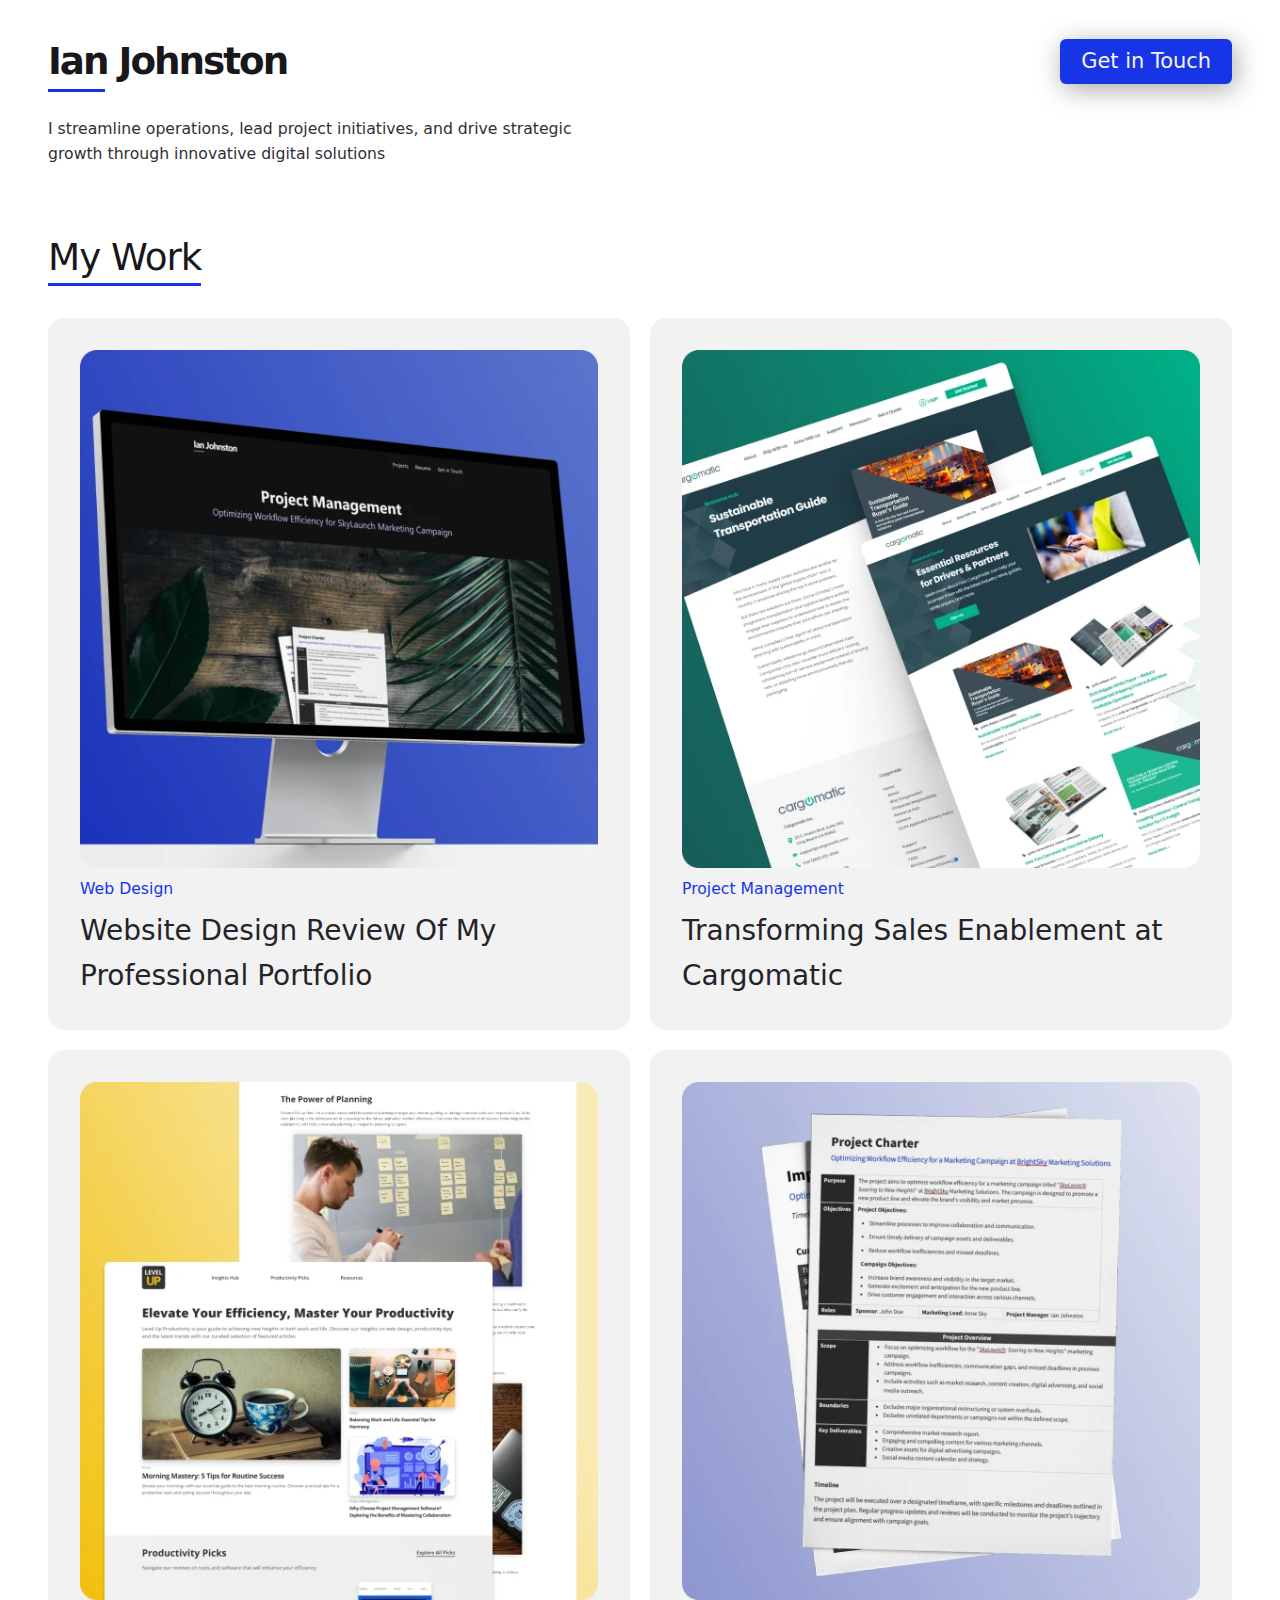
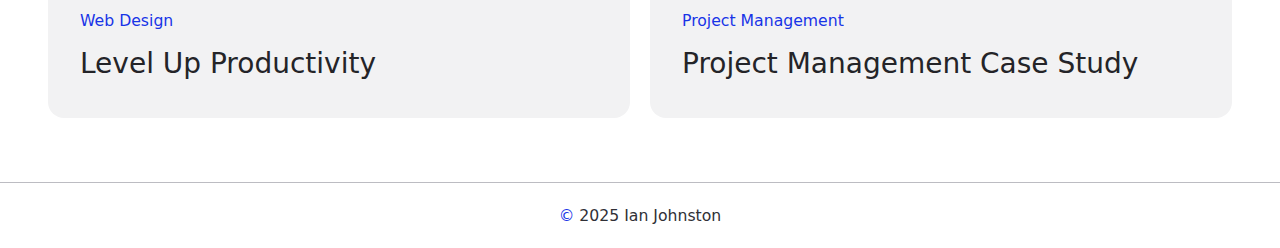
<file: index.html>
<!DOCTYPE html>
<html lang="en">
<head>
    <!-- Google tag (gtag.js) -->
<script async src="https://www.googletagmanager.com/gtag/js?id=G-GWJ7CG53N4"></script>
<script>
  window.dataLayer = window.dataLayer || [];
  function gtag(){dataLayer.push(arguments);}
  gtag('js', new Date());

  gtag('config', 'G-GWJ7CG53N4');
</script>
    <meta charset="UTF-8">
    <meta name="viewport" content="width=device-width, initial-scale=1.0">
    <title>Ian Johnston | Project Manager, Product Owner, Content Manager</title>
    <meta name="description" content="Ian Johnston - Skilled in project management, web design, and process management. Explore my portfolio and connect with me for professional opportunities.">
    <meta name="keywords" content="Project Manager, Product Owner, Content Manager, Ian Johnston, Portfolio">
    <meta name="author" content="Ian Johnston">
    
    <meta property="og:title" content="Ian Johnston | Project Manager, Product Owner, Content Manager">
    <meta property="og:description" content="Explore Ian Johnston's portfolio showcasing expertise in project management, web design, and process management. Connect for professional opportunities.">
    <meta property="og:image" content="https://ijohnst.github.io/portfolio/assets/og-image.jpg">
    <meta property="og:url" content="https://ijohnst.github.io/portfolio">
    <meta property="og:type" content="website">

    <meta name="twitter:card" content="summary_large_image">
    <meta name="twitter:title" content="Ian Johnston | Project Manager, Product Owner, Content Manager">
    <meta name="twitter:description" content="Explore Ian Johnston's portfolio showcasing expertise in project management, web design, and process management. Connect for professional opportunities.">
    <meta name="twitter:image" content="https://ijohnst.github.io/portfolio/assets/og-image.jpg">


    <meta name="robots" content="index, follow">

    <link rel="canonical" href="https://ijohnst.github.io/portfolio">

    <link rel="icon" href="favicon.ico" sizes="32x32">
    <link rel="icon" href="icon.svg" type="image/svg+xml">
    <link rel="apple-touch-icon" href="apple-touch-icon.png">
    <link rel="manifest" href="manifest.webmanifest">

    <link rel="stylesheet" href="./assets/style.css">

    <!-- Structured Data Markup (Schema.org JSON-LD) -->
    <script type="application/ld+json">
        {
          "@context": "https://schema.org",
          "@type": "Person",
          "name": "Ian Johnston",
          "jobTitle": ["Project Manager", "Product Owner", "Content Manager"],
          "url": "https://ijohnst.github.io/portfolio",
          "sameAs": [
            "https://www.linkedin.com/in/ian-h-johnston/"
          ],
          "description": "Ian Johnston showcases expertise in project management, web design, and process management."
        }
        </script>
</head>
<body>
    <header class="wrapper pt-600">
        <div class="flex navbar">
            <div class="logo h1"><a href="/">Ian Johnston</a></div>
            <div><a href="https://www.linkedin.com/in/ian-h-johnston/" class="btn" target="_blank" rel="noopener">Get in Touch</a></div>
        </div>
        <p class="subhead pt-500">I streamline operations, lead project initiatives, and drive strategic growth through innovative digital solutions</p>
    </header>
    <main>
        
        <section id="projects" class="wrapper pblock-800">
            <h2 class="h2 mb-600">My Work</h2>
            <div class="card--container">
                <div class="card">
                    <a href="https://ijohnst.github.io/portfolio/mywork/case-study-website-design.html"><img src="./assets/portfolio_website_thumb.webp" alt="Website Design: Professional Portfolio"  class="card--img"></a>
                    <p class="eyebrow pblock-200">Web Design</p>
                    <a href="https://ijohnst.github.io/portfolio/mywork/case-study-website-design.html" class="h3 semibold">Website Design Review Of My Professional Portfolio</a>
                </div>
                <div class="card">
                    <a href="https://ijohnst.github.io/portfolio/mywork/case-study-sales-enablement-cargomatic.html"><img src="./assets/cargomatic_case_thumb.webp" alt="Transforming Sales Enablement at Cargomatic"  class="card--img"></a>
                    <p class="eyebrow pblock-200">Project Management</p>
                    <a href="https://ijohnst.github.io/portfolio/mywork/case-study-sales-enablement-cargomatic.html" class="h3 semibold">Transforming Sales Enablement at Cargomatic</a>
                </div>
                <div class="card">
                    <a href="https://levelupproductivity.com" target="_blank"><img src="./assets/lup-thumbnail.webp" alt="Level Up Productivity Blog"  class="card--img"></a>
                    <p class="eyebrow pblock-200">Web Design</p>
                    <a href="https://levelupproductivity.com" target="_blank"" rel="noopener" class="h3 semibold">Level Up Productivity</a>
                </div>
                <div class="card">
                    <a href="https://ijohnst.github.io/portfolio/mywork/case-study-marketing-campaign-workflow-optimization.html"><img src="./assets/project_management_case_thumb.webp" alt="Optimizing Workflow Efficiency for SkyLaunch Marketing Campaign"  class="card--img"></a>
                    <p class="eyebrow pblock-200">Project Management</p>
                    <a href="https://ijohnst.github.io/portfolio/mywork/case-study-marketing-campaign-workflow-optimization.html" class="h3 semibold">Project Management Case Study</a>
                </div>
            </div>
        </section>
    </main>
    <footer>
        <div class="text-center">
            <span class="copyright">&copy; </span>2025 Ian Johnston
        </div>
    </footer>
</body>
</html>
</file>
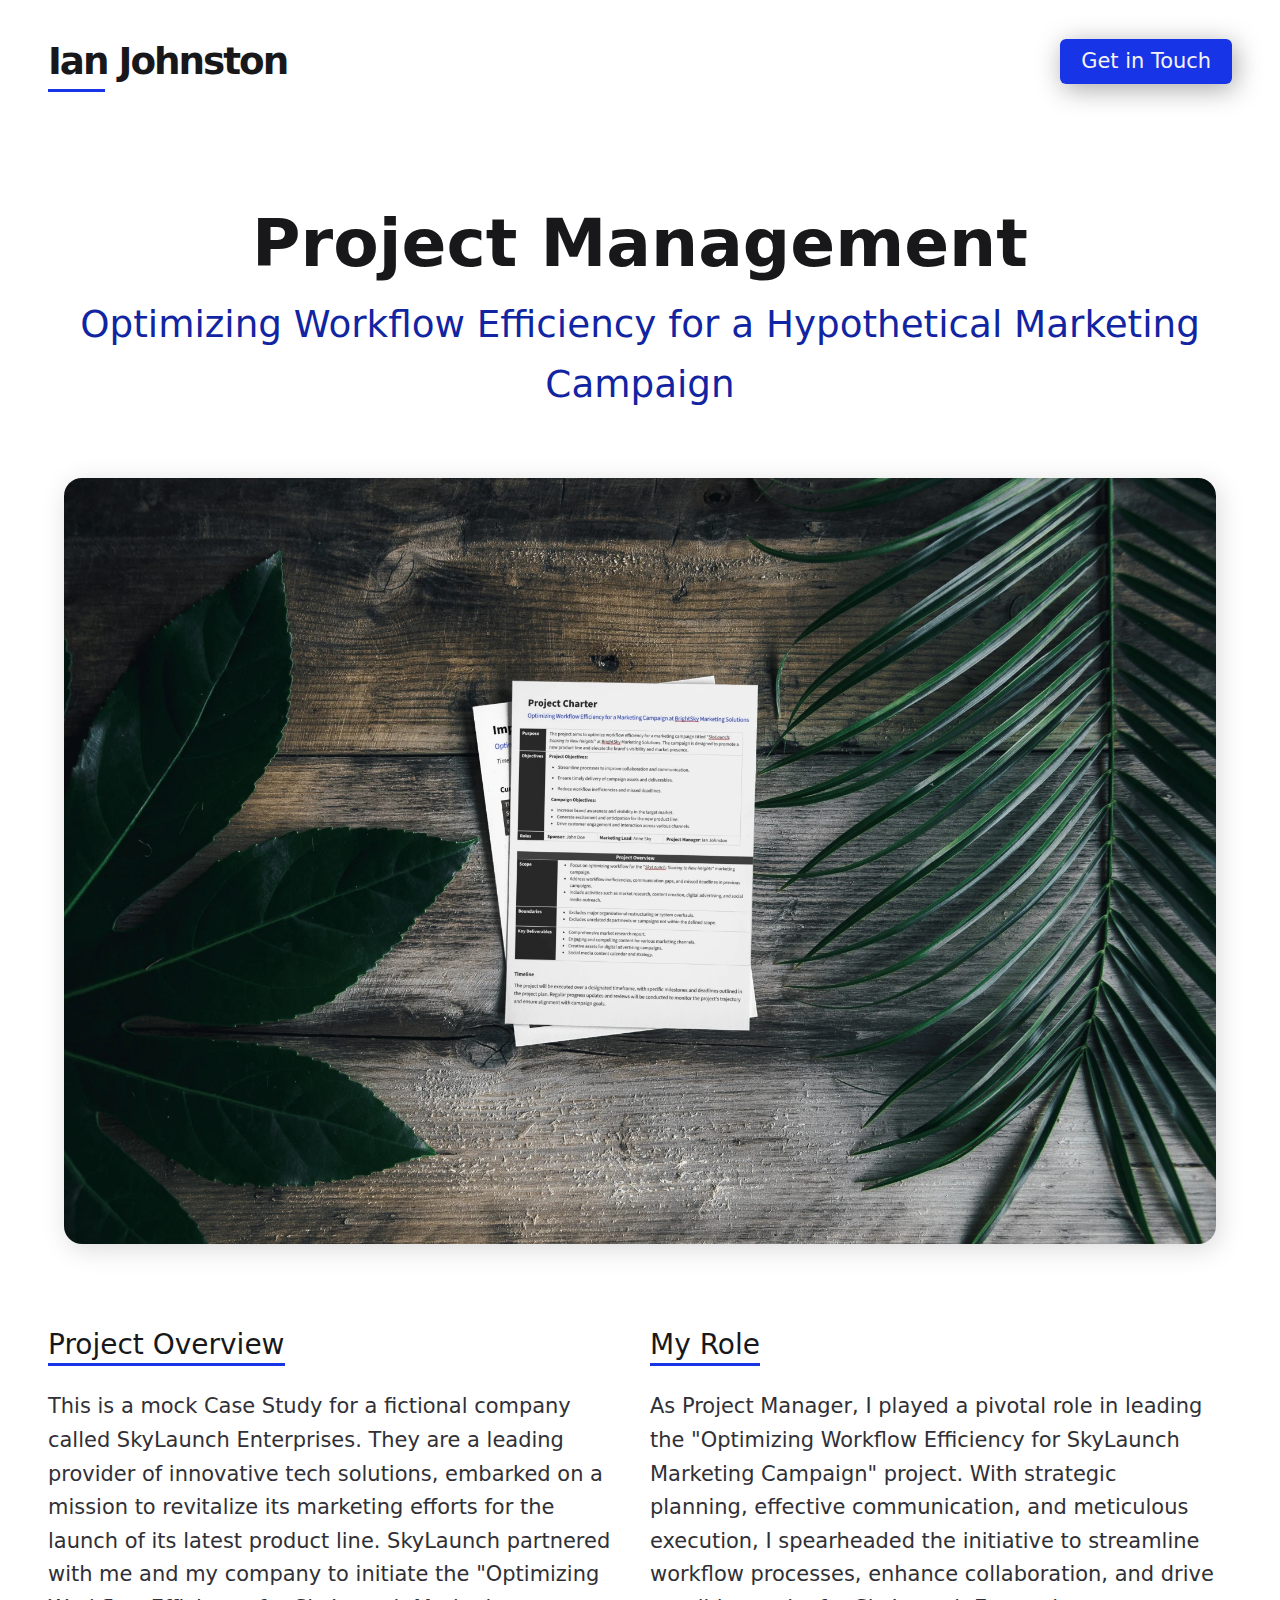
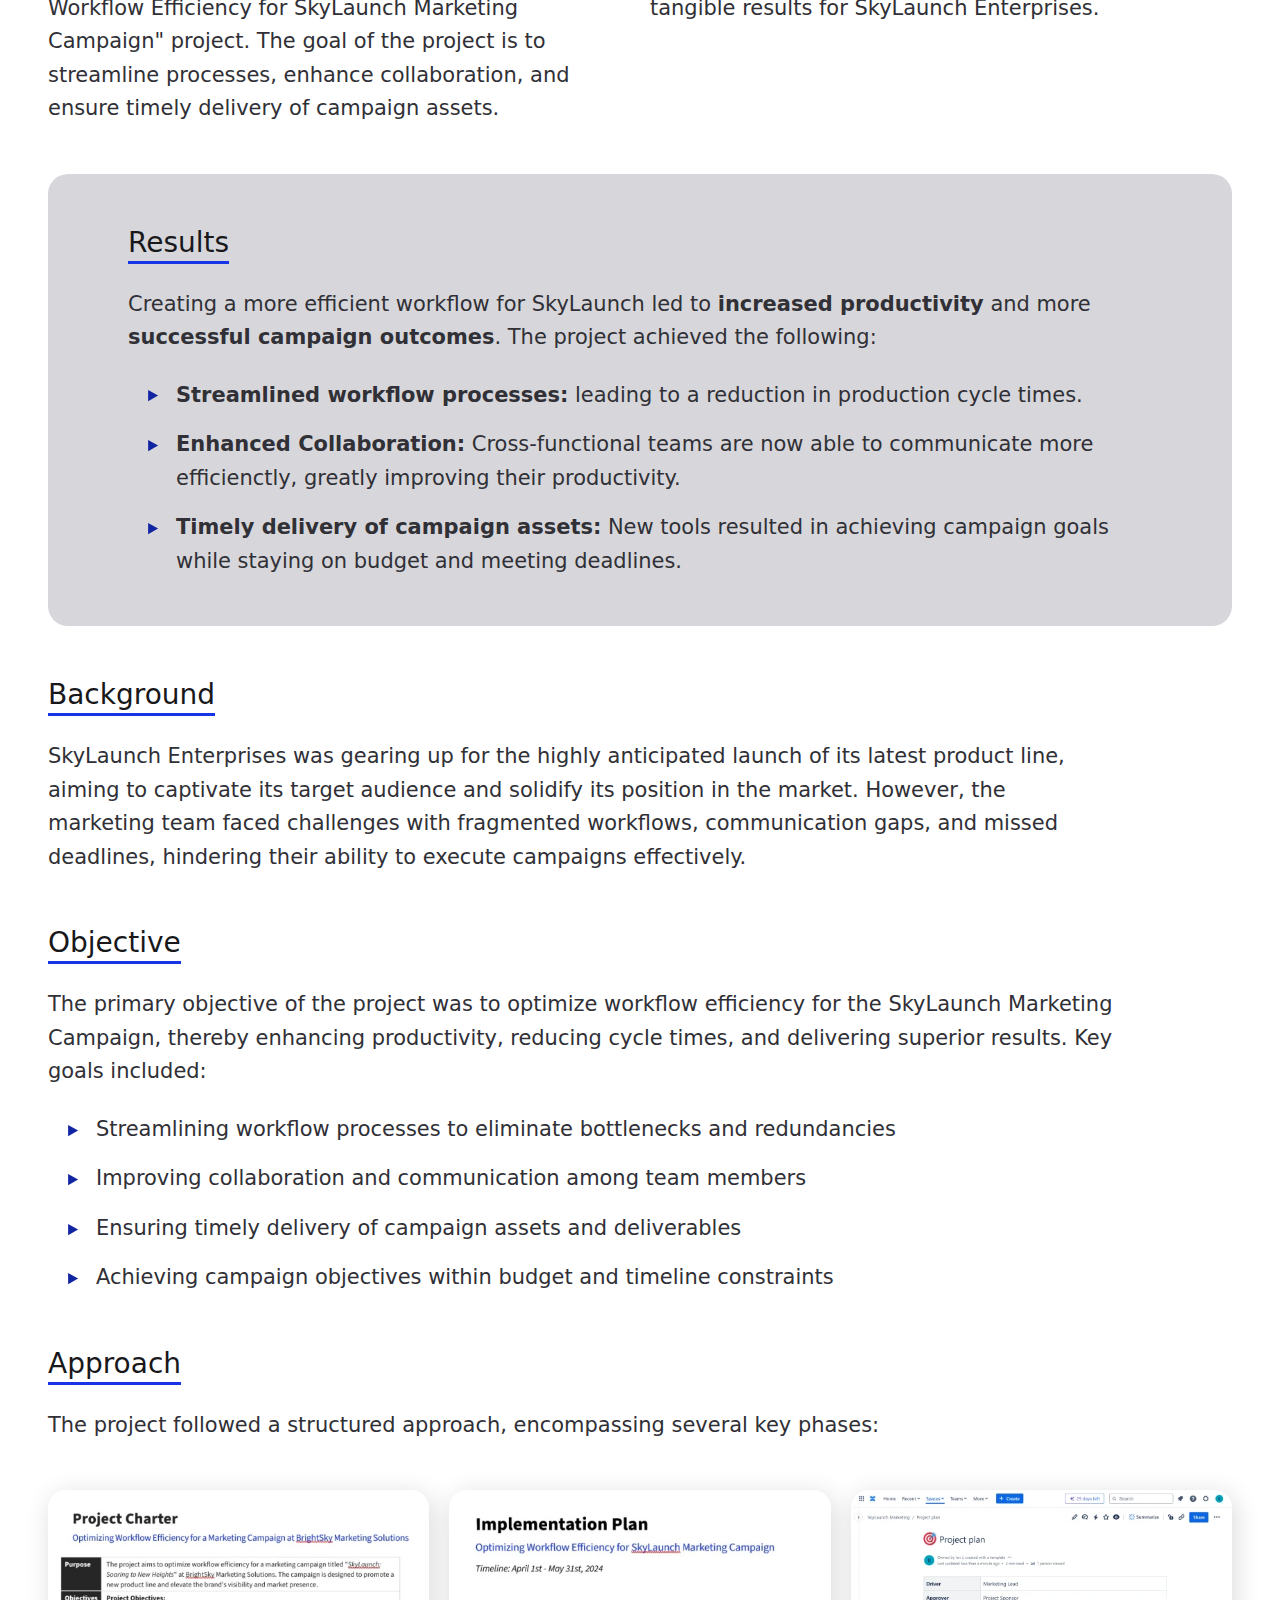
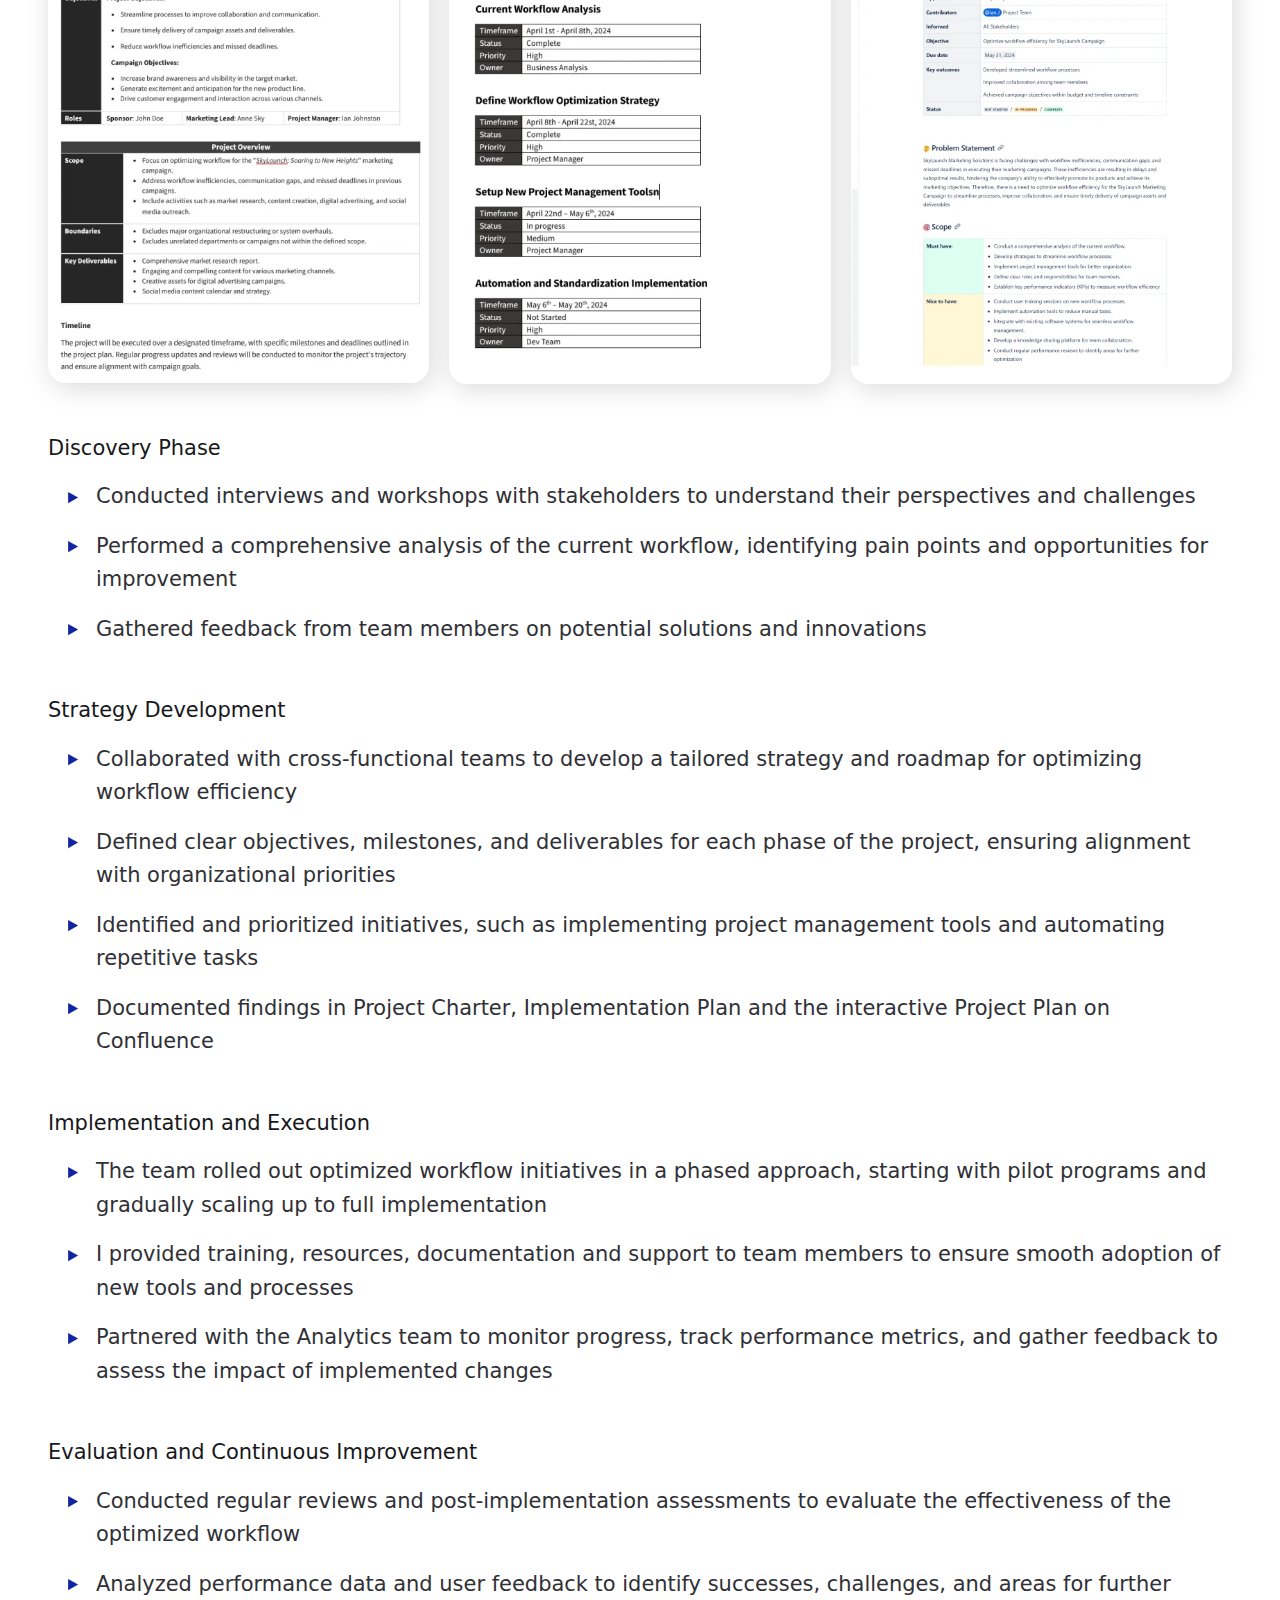
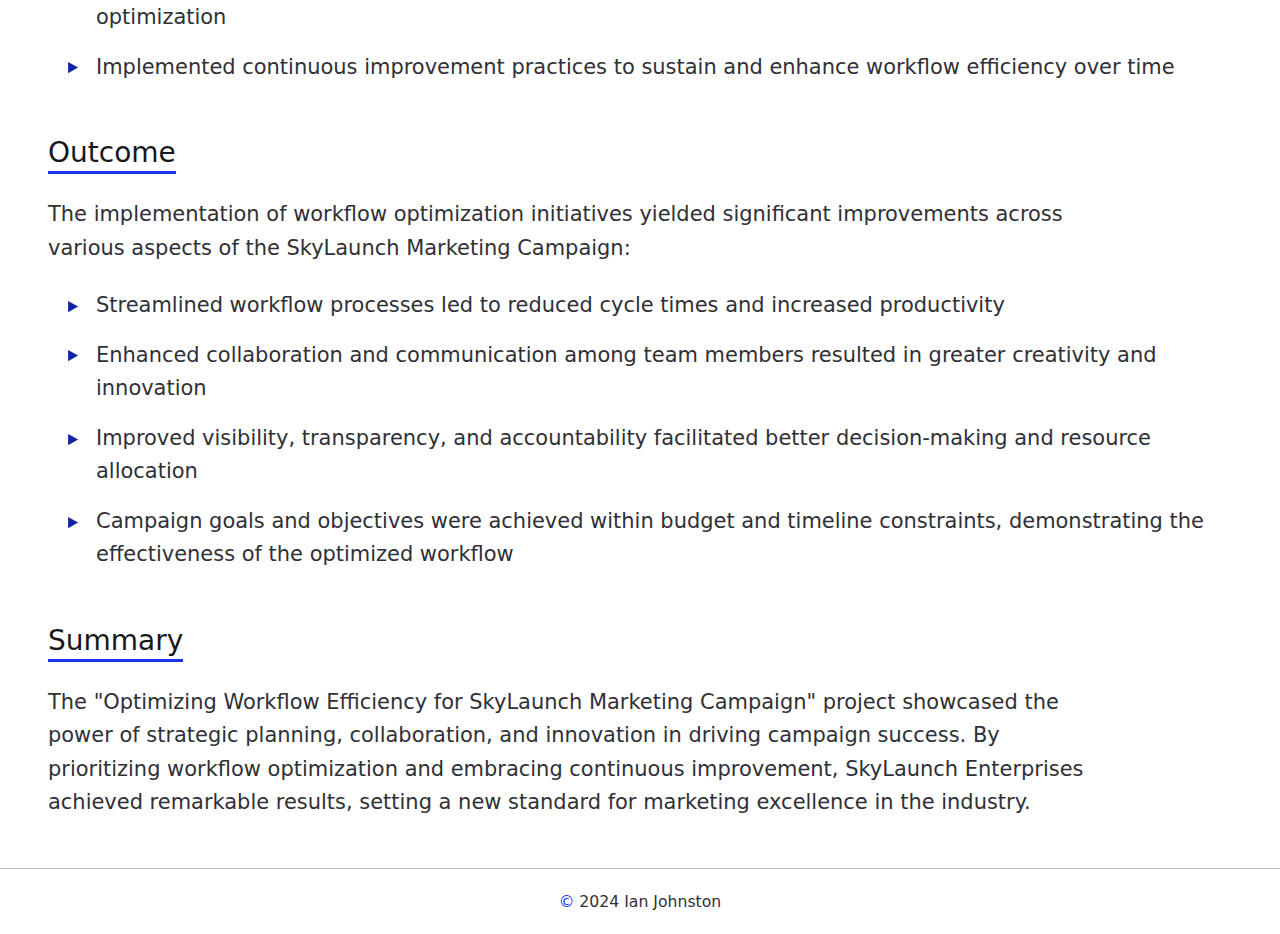
<file: mywork/case-study-marketing-campaign-workflow-optimization.html>
<!DOCTYPE html>
<html lang="en">
  <head>
    <!-- Google tag (gtag.js) -->
    <script
      async
      src="https://www.googletagmanager.com/gtag/js?id=G-GWJ7CG53N4"
    ></script>
    <script>
      window.dataLayer = window.dataLayer || [];
      function gtag() {
        dataLayer.push(arguments);
      }
      gtag("js", new Date());

      gtag("config", "G-GWJ7CG53N4");
    </script>
    <meta charset="UTF-8" />
    <meta name="viewport" content="width=device-width, initial-scale=1.0" />
    <title>
      Optimizing Workflow Efficiency for Marketing Campaign | Project Management
      Case Study | Ian Johnston Portfolio
    </title>
    <meta
      name="description"
      content="Discover how Ian Johnston demonstrates expertise in strategic project management by outlining a hypothetical scenario for optimizing workflow efficiency in a marketing campaign. Explore the challenges, solutions, and results envisioned in this detailed case study."
    />
    <meta
      name="keywords"
      content="workflow optimization, marketing campaign, case study, project management, strategic planning, collaboration, innovation, efficiency"
    />

    <link
      rel="icon"
      href="https://ijohnst.github.io/portfolio/favicon.ico"
      sizes="32x32"
    />
    <link
      rel="icon"
      href="https://ijohnst.github.io/portfolio/icon.svg"
      type="image/svg+xml"
    />
    <link
      rel="apple-touch-icon"
      href="https://ijohnst.github.io/portfolio/apple-touch-icon.png"
    />
    <!-- 180×180 -->
    <link
      rel="manifest"
      href="https://ijohnst.github.io/portfolio/manifest.webmanifest"
    />

    <link
      rel="stylesheet"
      href="https://ijohnst.github.io/portfolio/assets/style.css"
    />
  </head>
  <body>
    <header class="wrapper pt-600">
      <div class="flex navbar">
        <div class="logo h1"><a href="/">Ian Johnston</a></div>
        <div>
          <a
            href="https://www.linkedin.com/in/ian-h-johnston/"
            class="btn"
            target="_blank"
            rel="noopener"
            >Get in Touch</a
          >
        </div>
      </div>
    </header>
    <main>
      <article>
        <header class="text-center pblock-900 pin-400 mt-600">
          <h2 class="portfolio-headline">Project Management</h2>
          <p class="portfolio-subhead pt-300">
            Optimizing Workflow Efficiency for a Hypothetical Marketing Campaign
          </p>
          <div class="wrapper-lg pt-800">
            <img
              class="featured-img rounded shadow"
              src="../assets/case-study-workflow-featured.webp"
              alt="Case Study in Optimizing Workflow Efficiency"
            />
          </div>
        </header>
        <section class="wrapper pb-700">
          <div class="portfolio-intro even-columns mb-700">
            <div class="overview">
              <h3 class="mb-500 h3">Project Overview</h3>
              <p>
                This is a mock Case Study for a fictional company called
                SkyLaunch Enterprises. They are a leading provider of innovative
                tech solutions, embarked on a mission to revitalize its
                marketing efforts for the launch of its latest product line.
                SkyLaunch partnered with me and my company to initiate the
                "Optimizing Workflow Efficiency for SkyLaunch Marketing
                Campaign" project. The goal of the project is to streamline
                processes, enhance collaboration, and ensure timely delivery of
                campaign assets.
              </p>
            </div>
            <div class="my-role">
              <h3 class="mb-500 h3">My Role</h3>
              <p>
                As Project Manager, I played a pivotal role in leading the
                "Optimizing Workflow Efficiency for SkyLaunch Marketing
                Campaign" project. With strategic planning, effective
                communication, and meticulous execution, I spearheaded the
                initiative to streamline workflow processes, enhance
                collaboration, and drive tangible results for SkyLaunch
                Enterprises.
              </p>
            </div>
          </div>
          <div class="results pblock-700 pin-900">
            <h3 class="mb-500 h3">Results</h3>
            <p class="pb-500">
              Creating a more efficient workflow for SkyLaunch led to
              <strong>increased productivity</strong> and more
              <strong>successful campaign outcomes</strong>. The project
              achieved the following:
            </p>
            <ul class="arrow-list results-list">
              <li>
                <strong>Streamlined workflow processes:</strong> leading to a
                reduction in production cycle times.
              </li>
              <li>
                <strong>Enhanced Collaboration:</strong> Cross-functional teams
                are now able to communicate more efficienctly, greatly improving
                their productivity.
              </li>
              <li>
                <strong>Timely delivery of campaign assets:</strong> New tools
                resulted in achieving campaign goals while staying on budget and
                meeting deadlines.
              </li>
            </ul>
          </div>
        </section>
        <section class="wrapper pb-700">
          <h3 class="mb-500 h3">Background</h3>
          <p>
            SkyLaunch Enterprises was gearing up for the highly anticipated
            launch of its latest product line, aiming to captivate its target
            audience and solidify its position in the market. However, the
            marketing team faced challenges with fragmented workflows,
            communication gaps, and missed deadlines, hindering their ability to
            execute campaigns effectively.
          </p>
        </section>
        <section class="wrapper pb-700">
          <h3 class="mb-500 h3">Objective</h3>
          <p class="pb-500">
            The primary objective of the project was to optimize workflow
            efficiency for the SkyLaunch Marketing Campaign, thereby enhancing
            productivity, reducing cycle times, and delivering superior results.
            Key goals included:
          </p>

          <ul class="arrow-list">
            <li>
              Streamlining workflow processes to eliminate bottlenecks and
              redundancies
            </li>
            <li>
              Improving collaboration and communication among team members
            </li>
            <li>
              Ensuring timely delivery of campaign assets and deliverables
            </li>
            <li>
              Achieving campaign objectives within budget and timeline
              constraints
            </li>
          </ul>
        </section>

        <section class="pb-700">
          <div class="wrapper">
            <h3 class="mb-500 h3">Approach</h3>
            <p>
              The project followed a structured approach, encompassing several
              key phases:
            </p>
          </div>
          <div class="wrapper-lg even-columns pblock-700">
            <img
              src="../assets/project-charter-screenshot.webp"
              alt="Project Charter Document"
              class="shadow rounded"
            />
            <img
              src="../assets/implementation-plan-screenshot.webp"
              alt="Imlementation Plan Document"
              class="shadow rounded"
            />
            <img
              src="../assets/project-plan.webp"
              alt="Project Plan from Confluence"
              class="shadow rounded"
            />
          </div>
          <div class="wrapper">
            <h4 class="h4 mb-400">Discovery Phase</h4>
            <ul class="arrow-list mb-700">
              <li>
                Conducted interviews and workshops with stakeholders to
                understand their perspectives and challenges
              </li>
              <li>
                Performed a comprehensive analysis of the current workflow,
                identifying pain points and opportunities for improvement
              </li>
              <li>
                Gathered feedback from team members on potential solutions and
                innovations
              </li>
            </ul>
            <h4 class="h4 mb-400">Strategy Development</h4>
            <ul class="arrow-list mb-700">
              <li>
                Collaborated with cross-functional teams to develop a tailored
                strategy and roadmap for optimizing workflow efficiency
              </li>
              <li>
                Defined clear objectives, milestones, and deliverables for each
                phase of the project, ensuring alignment with organizational
                priorities
              </li>
              <li>
                Identified and prioritized initiatives, such as implementing
                project management tools and automating repetitive tasks
              </li>
              <li>
                Documented findings in Project Charter, Implementation Plan and
                the interactive Project Plan on Confluence
              </li>
            </ul>

            <h4 class="h4 mb-400">Implementation and Execution</h4>
            <ul class="arrow-list mb-700">
              <li>
                The team rolled out optimized workflow initiatives in a phased
                approach, starting with pilot programs and gradually scaling up
                to full implementation
              </li>
              <li>
                I provided training, resources, documentation and support to
                team members to ensure smooth adoption of new tools and
                processes
              </li>
              <li>
                Partnered with the Analytics team to monitor progress, track
                performance metrics, and gather feedback to assess the impact of
                implemented changes
              </li>
            </ul>

            <h4 class="h4 mb-400">Evaluation and Continuous Improvement</h4>
            <ul class="arrow-list">
              <li>
                Conducted regular reviews and post-implementation assessments to
                evaluate the effectiveness of the optimized workflow
              </li>
              <li>
                Analyzed performance data and user feedback to identify
                successes, challenges, and areas for further optimization
              </li>
              <li>
                Implemented continuous improvement practices to sustain and
                enhance workflow efficiency over time
              </li>
            </ul>
          </div>
        </section>
        <section class="wrapper pb-700">
          <h3 class="mb-500 h3">Outcome</h3>
          <p class="pb-500">
            The implementation of workflow optimization initiatives yielded
            significant improvements across various aspects of the SkyLaunch
            Marketing Campaign:
          </p>

          <ul class="arrow-list">
            <li>
              Streamlined workflow processes led to reduced cycle times and
              increased productivity
            </li>
            <li>
              Enhanced collaboration and communication among team members
              resulted in greater creativity and innovation
            </li>
            <li>
              Improved visibility, transparency, and accountability facilitated
              better decision-making and resource allocation
            </li>
            <li>
              Campaign goals and objectives were achieved within budget and
              timeline constraints, demonstrating the effectiveness of the
              optimized workflow
            </li>
          </ul>
        </section>

        <section class="wrapper pb-700">
          <h3 class="mb-500 h3">Summary</h3>
          <p>
            The "Optimizing Workflow Efficiency for SkyLaunch Marketing
            Campaign" project showcased the power of strategic planning,
            collaboration, and innovation in driving campaign success. By
            prioritizing workflow optimization and embracing continuous
            improvement, SkyLaunch Enterprises achieved remarkable results,
            setting a new standard for marketing excellence in the industry.
          </p>
        </section>
      </article>
    </main>
    <footer>
      <div class="text-center">
        <span class="copyright">&copy; </span>2024 Ian Johnston
      </div>
    </footer>
  </body>
</html>
</file>
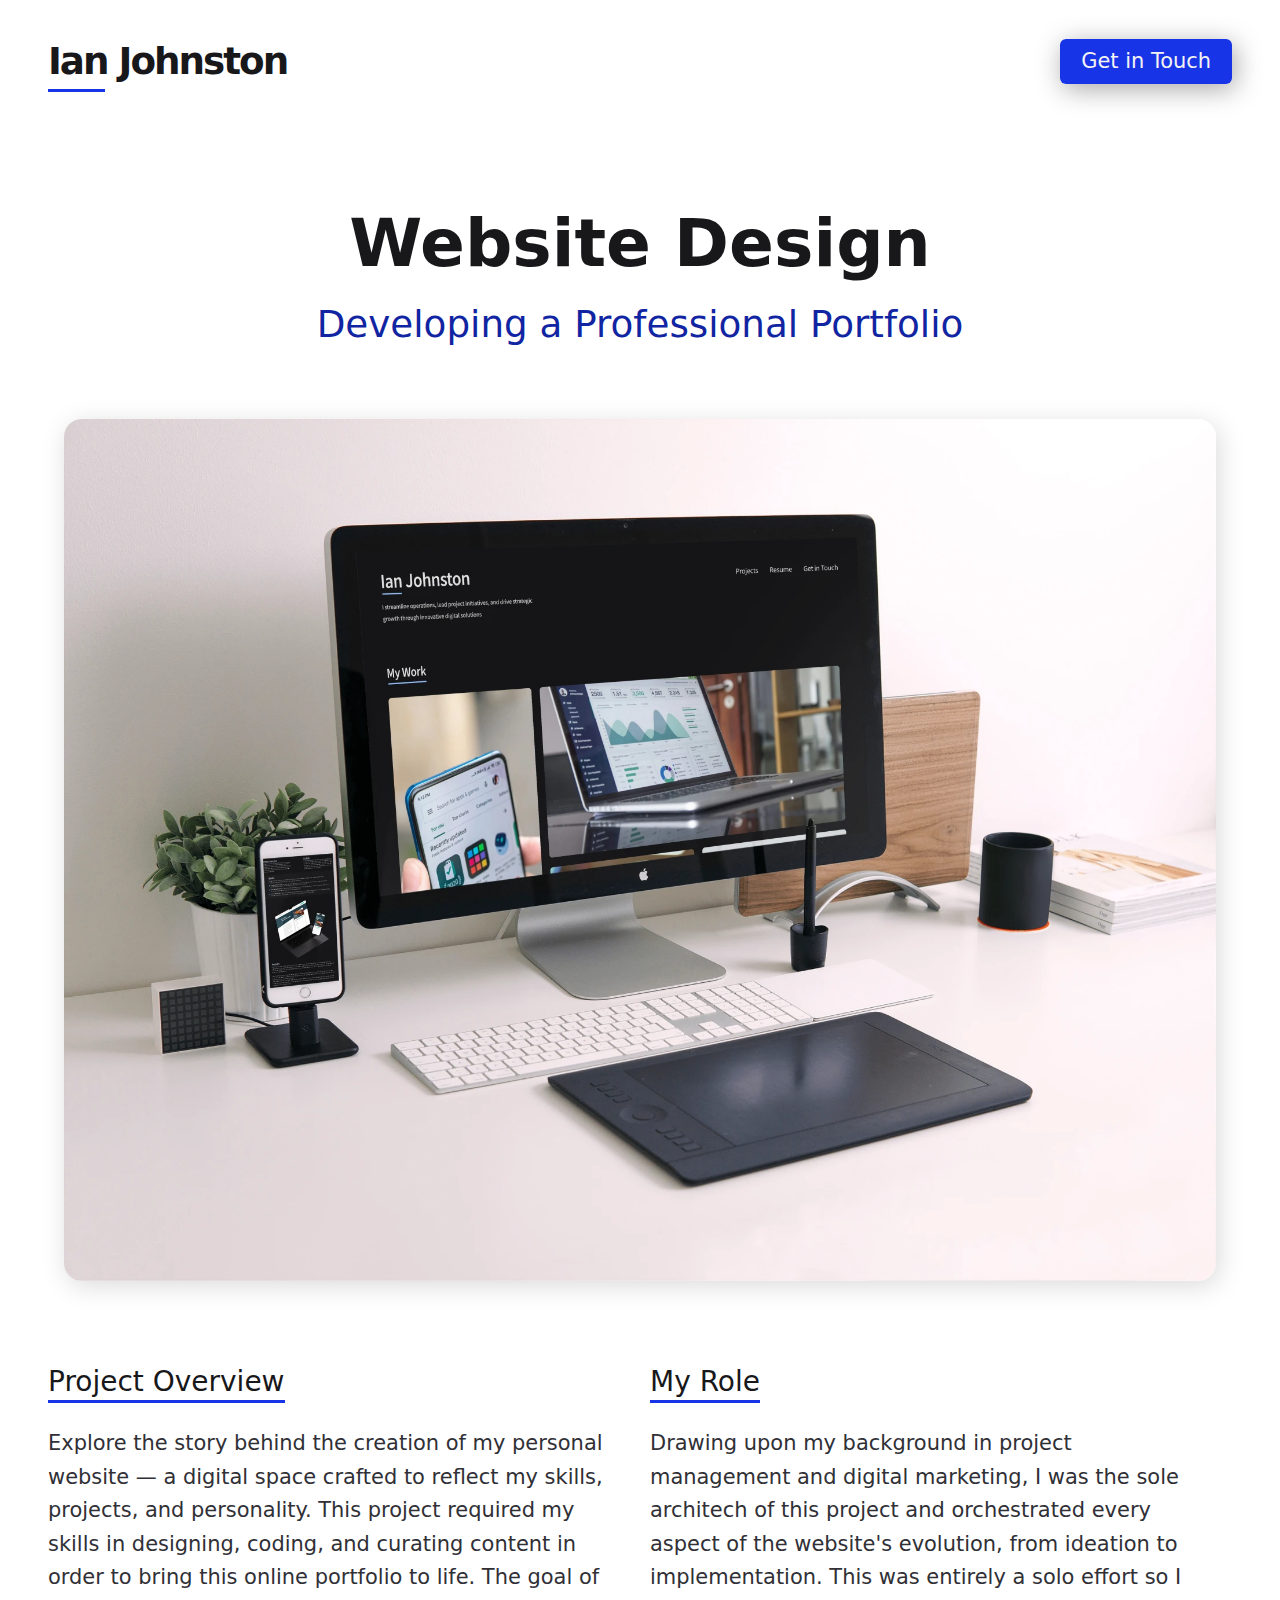
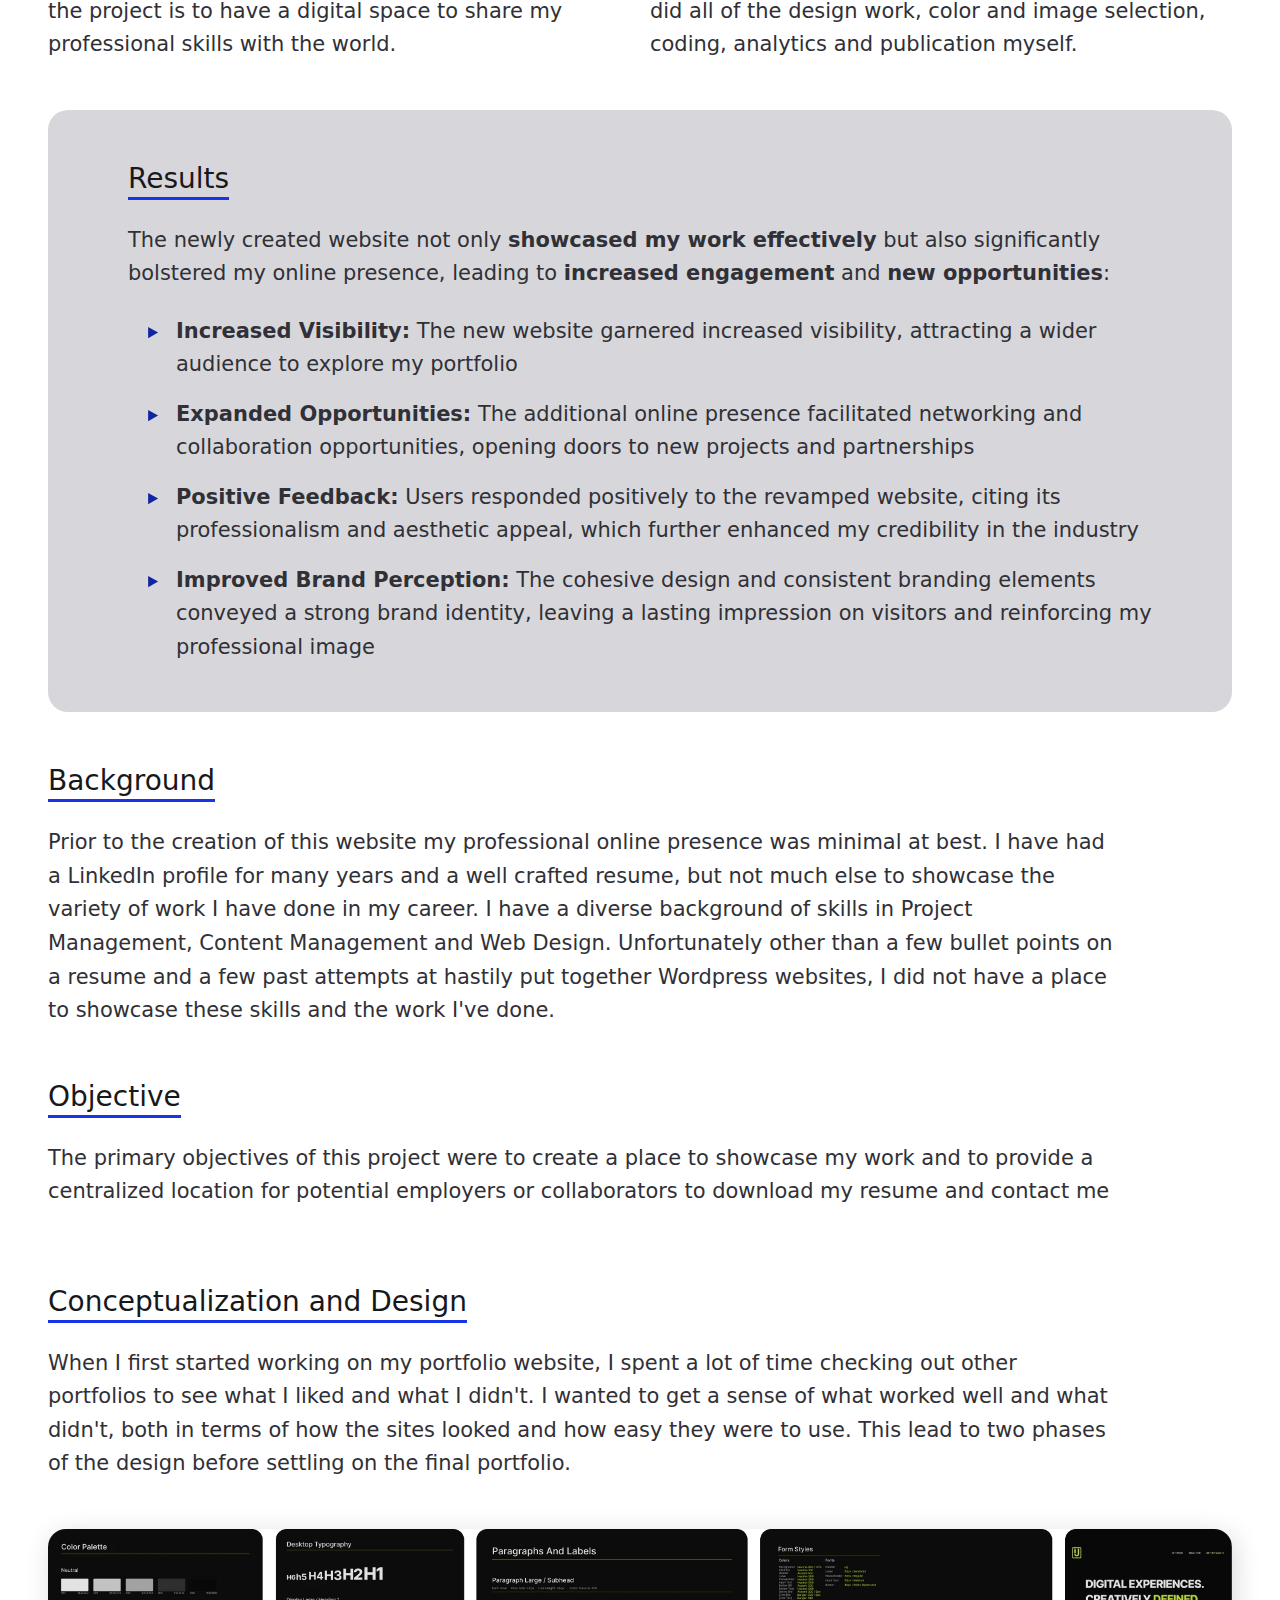
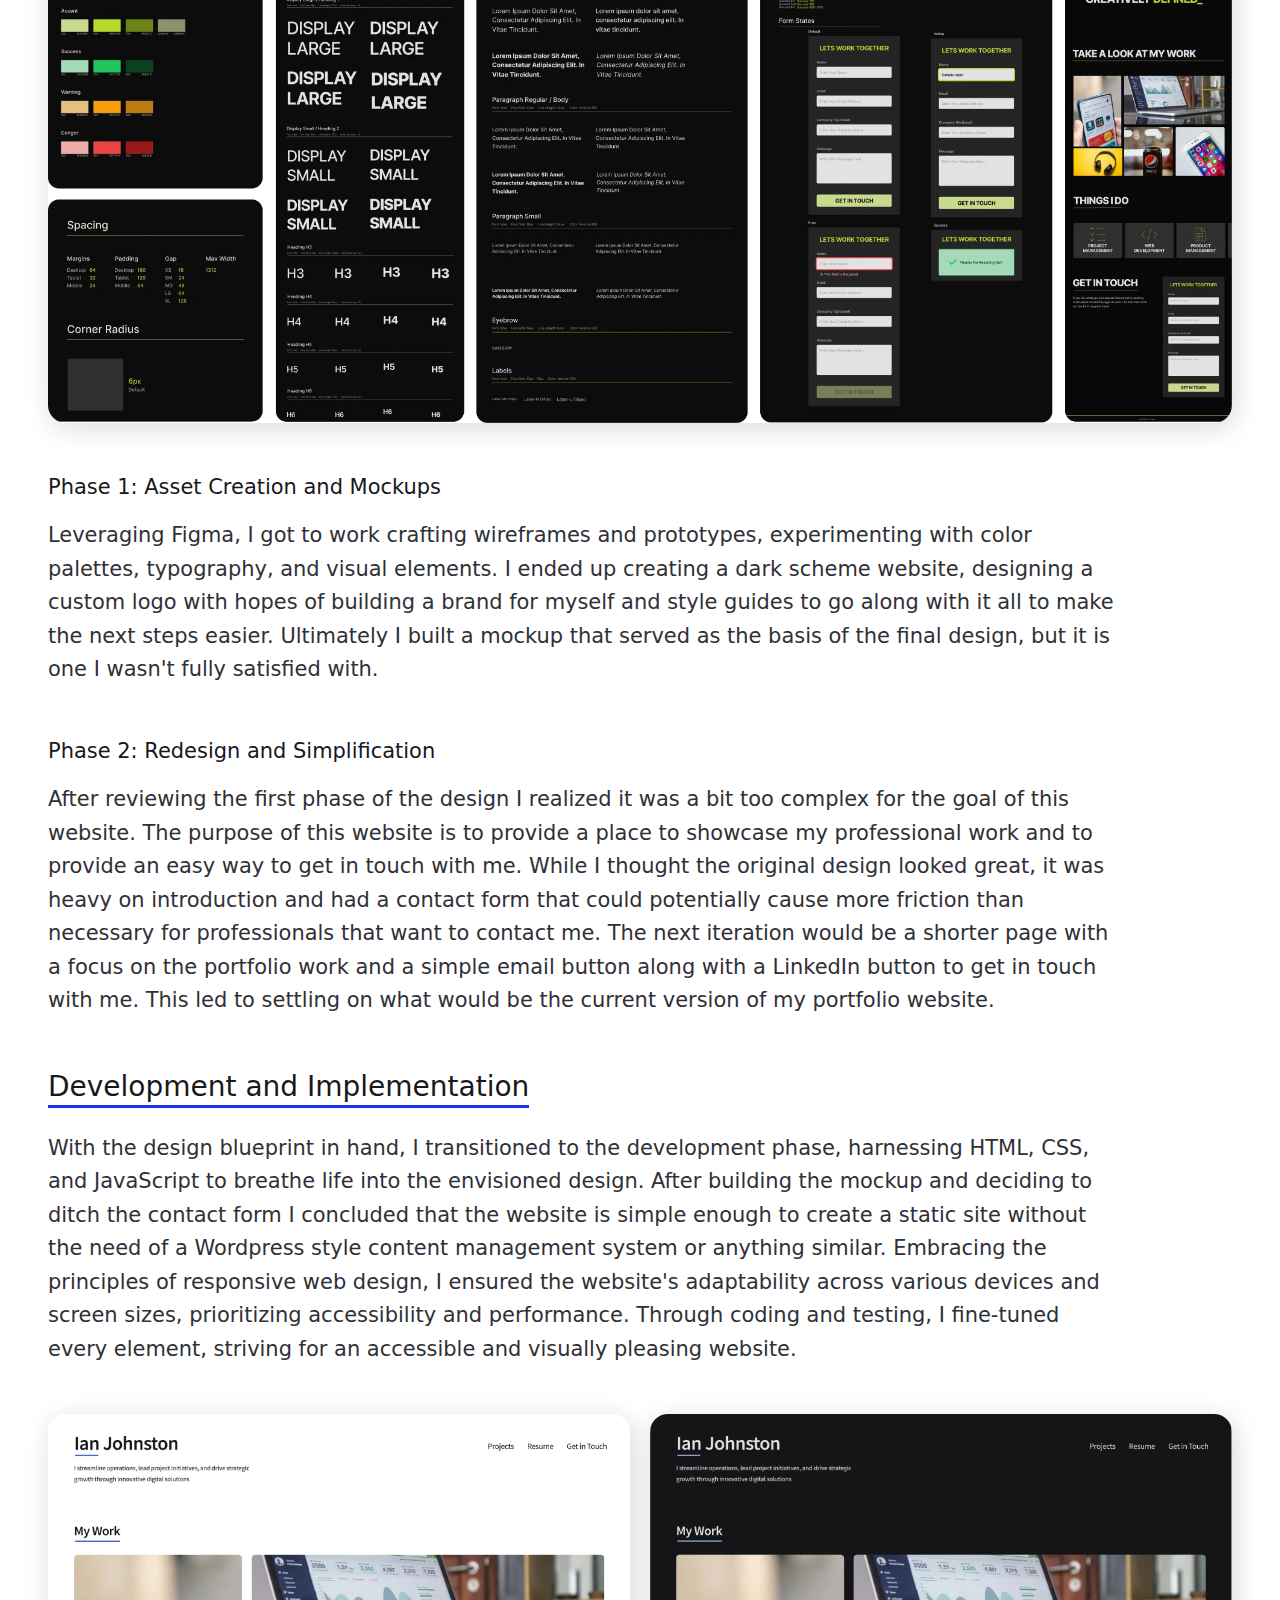
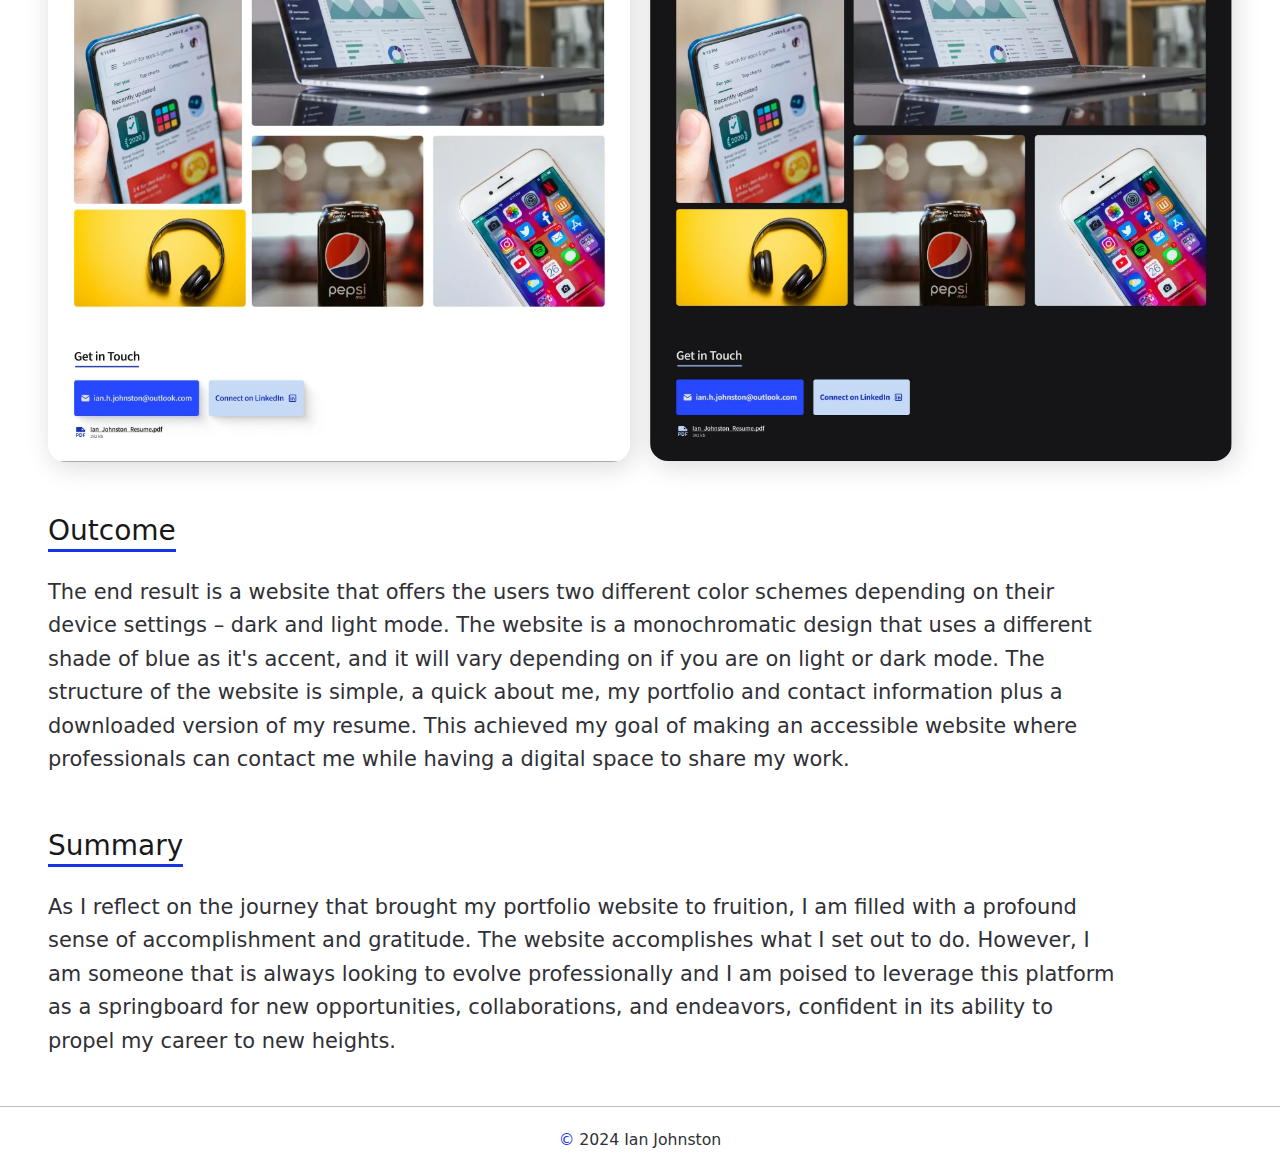
<file: mywork/case-study-website-design.html>
<!DOCTYPE html>
<html lang="en">
  <head>
    <!-- Google tag (gtag.js) -->
    <script
      async
      src="https://www.googletagmanager.com/gtag/js?id=G-GWJ7CG53N4"
    ></script>
    <script>
      window.dataLayer = window.dataLayer || [];
      function gtag() {
        dataLayer.push(arguments);
      }
      gtag("js", new Date());

      gtag("config", "G-GWJ7CG53N4");
    </script>
    <meta charset="UTF-8" />
    <meta name="viewport" content="width=device-width, initial-scale=1.0" />
    <title>Website Design Case Study | Ian Johnston Portfolio</title>
    <meta
      name="description"
      content="Explore Ian Johnston's journey in creating a professional portfolio website from scratch. Discover the challenges, solutions, and results of this solo project, showcasing skills in design, coding, and content curation.
        "
    />
    <meta
      name="keywords"
      content="portfolio website, web design, case study, solo project, Ian Johnston, professional portfolio, coding, content curation
        "
    />

    <link
      rel="icon"
      href="https://ijohnst.github.io/portfolio/favicon.ico"
      sizes="32x32"
    />
    <link
      rel="icon"
      href="https://ijohnst.github.io/portfolio/icon.svg"
      type="image/svg+xml"
    />
    <link
      rel="apple-touch-icon"
      href="https://ijohnst.github.io/portfolio/apple-touch-icon.png"
    />
    <!-- 180×180 -->
    <link
      rel="manifest"
      href="https://ijohnst.github.io/portfolio/manifest.webmanifest"
    />

    <link
      rel="stylesheet"
      href="https://ijohnst.github.io/portfolio/assets/style.css"
    />
  </head>
  <body>
    <header class="wrapper pt-600">
      <div class="flex navbar">
        <div class="logo h1"><a href="/">Ian Johnston</a></div>
        <div>
          <a
            href="https://www.linkedin.com/in/ian-h-johnston/"
            class="btn"
            target="_blank"
            rel="noopener"
            >Get in Touch</a
          >
        </div>
      </div>
    </header>
    <main>
      <article>
        <header class="text-center pblock-900 pin-400 mt-600">
          <h2 class="portfolio-headline">Website Design</h2>
          <p class="portfolio-subhead pt-300">
            Developing a Professional Portfolio
          </p>
          <div class="wrapper-lg pt-800">
            <img
              class="featured-img rounded shadow"
              src="../assets/case-study-portfolio-featured.webp"
              alt="Case Study about Developing Ian Johnston's Portfolio"
            />
          </div>
        </header>
        <section class="wrapper pb-700">
          <div class="portfolio-intro even-columns mb-700">
            <div class="overview">
              <h3 class="mb-500 h3">Project Overview</h3>
              <p>
                Explore the story behind the creation of my personal website — a
                digital space crafted to reflect my skills, projects, and
                personality. This project required my skills in designing,
                coding, and curating content in order to bring this online
                portfolio to life. The goal of the project is to have a digital
                space to share my professional skills with the world.
              </p>
            </div>
            <div class="my-role">
              <h3 class="mb-500 h3">My Role</h3>
              <p>
                Drawing upon my background in project management and digital
                marketing, I was the sole architech of this project and
                orchestrated every aspect of the website's evolution, from
                ideation to implementation. This was entirely a solo effort so I
                did all of the design work, color and image selection, coding,
                analytics and publication myself.
              </p>
            </div>
          </div>
          <div class="results pblock-700 pin-900">
            <h3 class="mb-500 h3">Results</h3>
            <p class="pb-500">
              The newly created website not only
              <strong>showcased my work effectively</strong> but also
              significantly bolstered my online presence, leading to
              <strong>increased engagement</strong> and
              <strong>new opportunities</strong>:
            </p>
            <ul class="arrow-list results-list">
              <li>
                <strong>Increased Visibility:</strong> The new website garnered
                increased visibility, attracting a wider audience to explore my
                portfolio
              </li>
              <li>
                <strong>Expanded Opportunities:</strong> The additional online
                presence facilitated networking and collaboration opportunities,
                opening doors to new projects and partnerships
              </li>
              <li>
                <strong>Positive Feedback:</strong> Users responded positively
                to the revamped website, citing its professionalism and
                aesthetic appeal, which further enhanced my credibility in the
                industry
              </li>
              <li>
                <strong>Improved Brand Perception:</strong> The cohesive design
                and consistent branding elements conveyed a strong brand
                identity, leaving a lasting impression on visitors and
                reinforcing my professional image
              </li>
            </ul>
          </div>
        </section>
        <section class="wrapper pb-700">
          <h3 class="mb-500 h3">Background</h3>
          <p>
            Prior to the creation of this website my professional online
            presence was minimal at best. I have had a LinkedIn profile for many
            years and a well crafted resume, but not much else to showcase the
            variety of work I have done in my career. I have a diverse
            background of skills in Project Management, Content Management and
            Web Design. Unfortunately other than a few bullet points on a resume
            and a few past attempts at hastily put together Wordpress websites,
            I did not have a place to showcase these skills and the work I've
            done.
          </p>
        </section>
        <section class="wrapper pb-700">
          <h3 class="mb-500 h3">Objective</h3>
          <p class="pb-500">
            The primary objectives of this project were to create a place to
            showcase my work and to provide a centralized location for potential
            employers or collaborators to download my resume and contact me
          </p>
        </section>

        <section class="pb-700">
          <div class="wrapper">
            <h3 class="mb-500 h3">Conceptualization and Design</h3>
            <p>
              When I first started working on my portfolio website, I spent a
              lot of time checking out other portfolios to see what I liked and
              what I didn't. I wanted to get a sense of what worked well and
              what didn't, both in terms of how the sites looked and how easy
              they were to use. This lead to two phases of the design before
              settling on the final portfolio.
            </p>
          </div>
          <div class="wrapper-lg pblock-700">
            <img
              src="../assets/case-study-portfolio-design1.webp"
              alt="First Phase of the Design in Figma"
              class="shadow rounded img-center"
            />
          </div>
          <div class="wrapper">
            <h4 class="h4 mb-400">Phase 1: Asset Creation and Mockups</h4>
            <p class="mb-700">
              Leveraging Figma, I got to work crafting wireframes and
              prototypes, experimenting with color palettes, typography, and
              visual elements. I ended up creating a dark scheme website,
              designing a custom logo with hopes of building a brand for myself
              and style guides to go along with it all to make the next steps
              easier. Ultimately I built a mockup that served as the basis of
              the final design, but it is one I wasn't fully satisfied with.
            </p>
            <h4 class="h4 mb-400">Phase 2: Redesign and Simplification</h4>
            <p>
              After reviewing the first phase of the design I realized it was a
              bit too complex for the goal of this website. The purpose of this
              website is to provide a place to showcase my professional work and
              to provide an easy way to get in touch with me. While I thought
              the original design looked great, it was heavy on introduction and
              had a contact form that could potentially cause more friction than
              necessary for professionals that want to contact me. The next
              iteration would be a shorter page with a focus on the portfolio
              work and a simple email button along with a LinkedIn button to get
              in touch with me. This led to settling on what would be the
              current version of my portfolio website.
            </p>
          </div>
        </section>
        <section class="wrapper pb-700">
          <h3 class="mb-500 h3">Development and Implementation</h3>
          <p>
            With the design blueprint in hand, I transitioned to the development
            phase, harnessing HTML, CSS, and JavaScript to breathe life into the
            envisioned design. After building the mockup and deciding to ditch
            the contact form I concluded that the website is simple enough to
            create a static site without the need of a Wordpress style content
            management system or anything similar. Embracing the principles of
            responsive web design, I ensured the website's adaptability across
            various devices and screen sizes, prioritizing accessibility and
            performance. Through coding and testing, I fine-tuned every element,
            striving for an accessible and visually pleasing website.
          </p>
        </section>
        <section class="pb-700">
          <div class="wrapper-lg pb-700 even-columns">
            <img
              src="../assets/case-study-portfoli-design2-light.webp"
              alt="Ian Johnston Portfolio Light Version"
              class="shadow rounded"
            />
            <img
              src="../assets/case-study-portfolio-design2-dark.webp"
              alt="Ian Johnston Portfolio Dark Version"
              class="shadow rounded"
            />
          </div>
          <div class="wrapper">
            <h3 class="mb-500 h3">Outcome</h3>
            <p>
              The end result is a website that offers the users two different
              color schemes depending on their device settings &ndash; dark and
              light mode. The website is a monochromatic design that uses a
              different shade of blue as it's accent, and it will vary depending
              on if you are on light or dark mode. The structure of the website
              is simple, a quick about me, my portfolio and contact information
              plus a downloaded version of my resume. This achieved my goal of
              making an accessible website where professionals can contact me
              while having a digital space to share my work.
            </p>
          </div>
        </section>

        <section class="wrapper pb-700">
          <h3 class="mb-500 h3">Summary</h3>
          <p>
            As I reflect on the journey that brought my portfolio website to
            fruition, I am filled with a profound sense of accomplishment and
            gratitude. The website accomplishes what I set out to do. However, I
            am someone that is always looking to evolve professionally and I am
            poised to leverage this platform as a springboard for new
            opportunities, collaborations, and endeavors, confident in its
            ability to propel my career to new heights.
          </p>
        </section>
      </article>
    </main>
    <footer>
      <div class="text-center">
        <span class="copyright">&copy; </span>2024 Ian Johnston
      </div>
    </footer>
  </body>
</html>
</file>
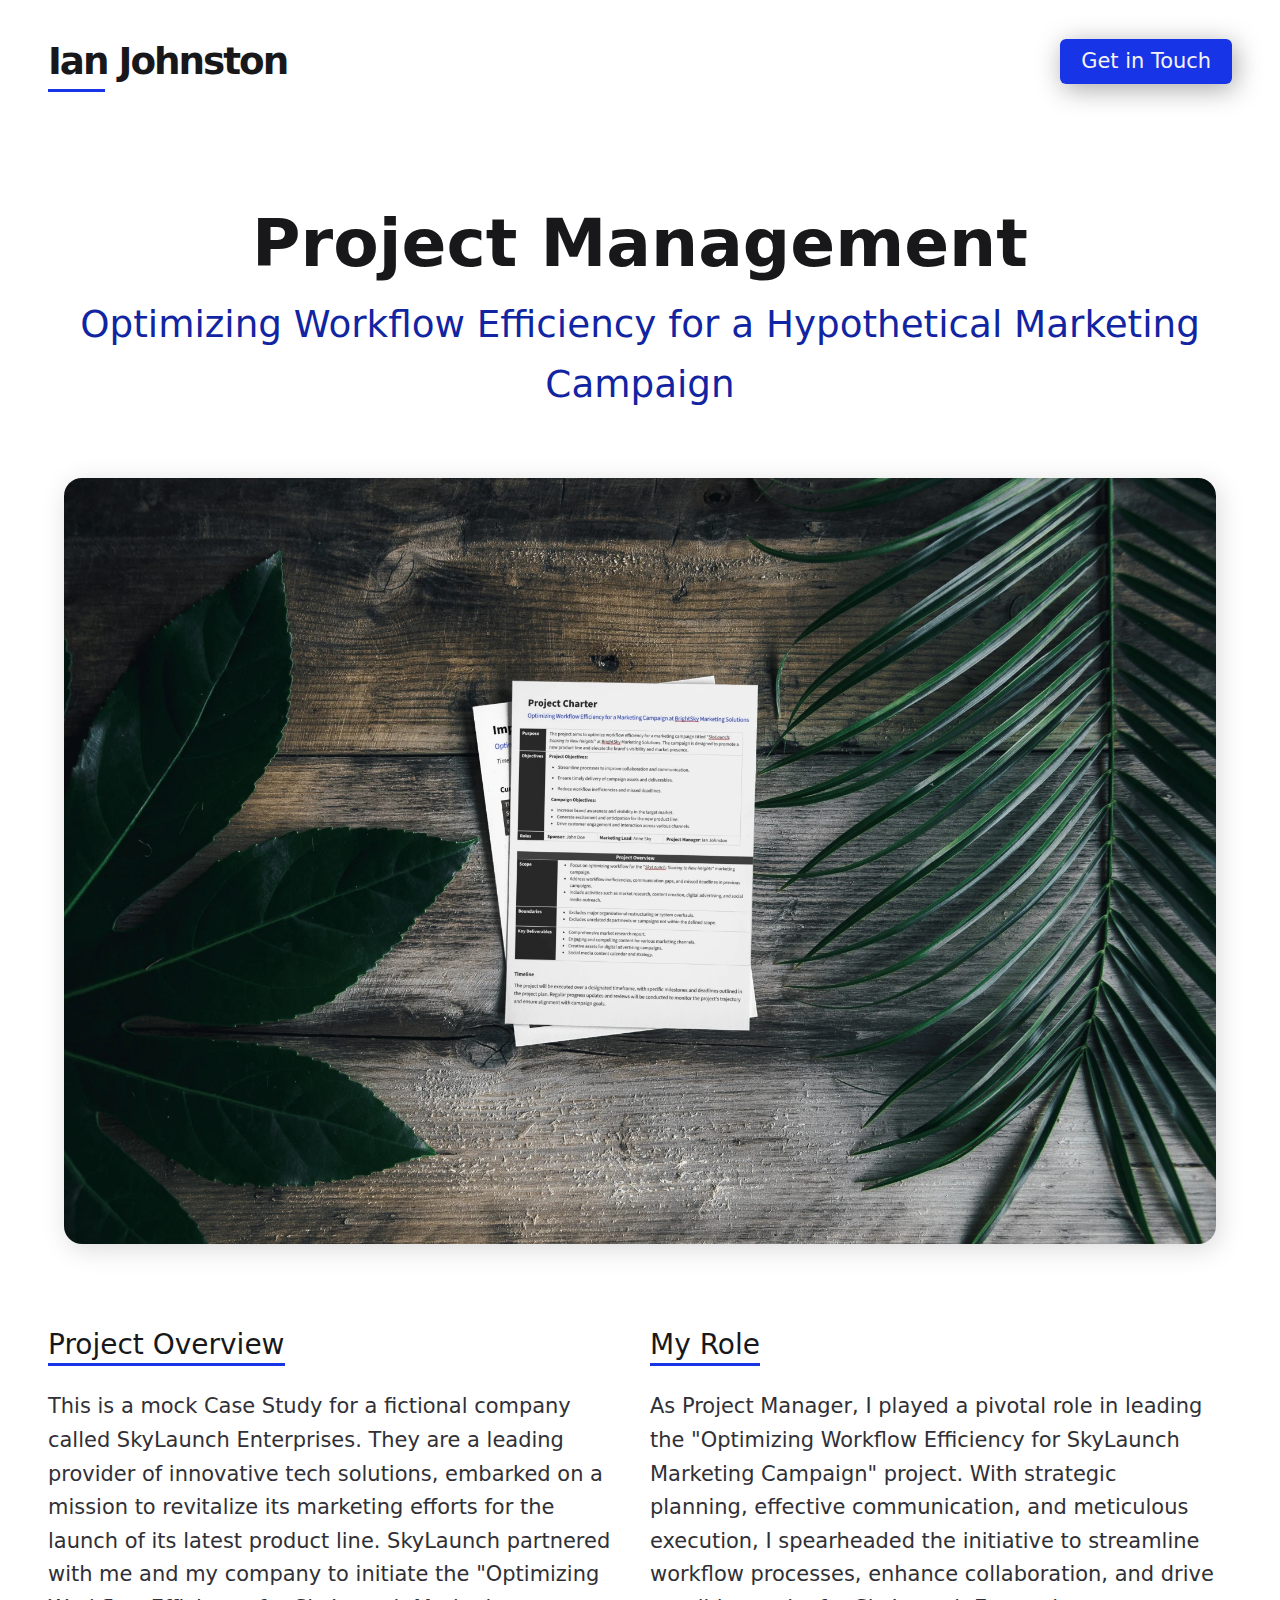
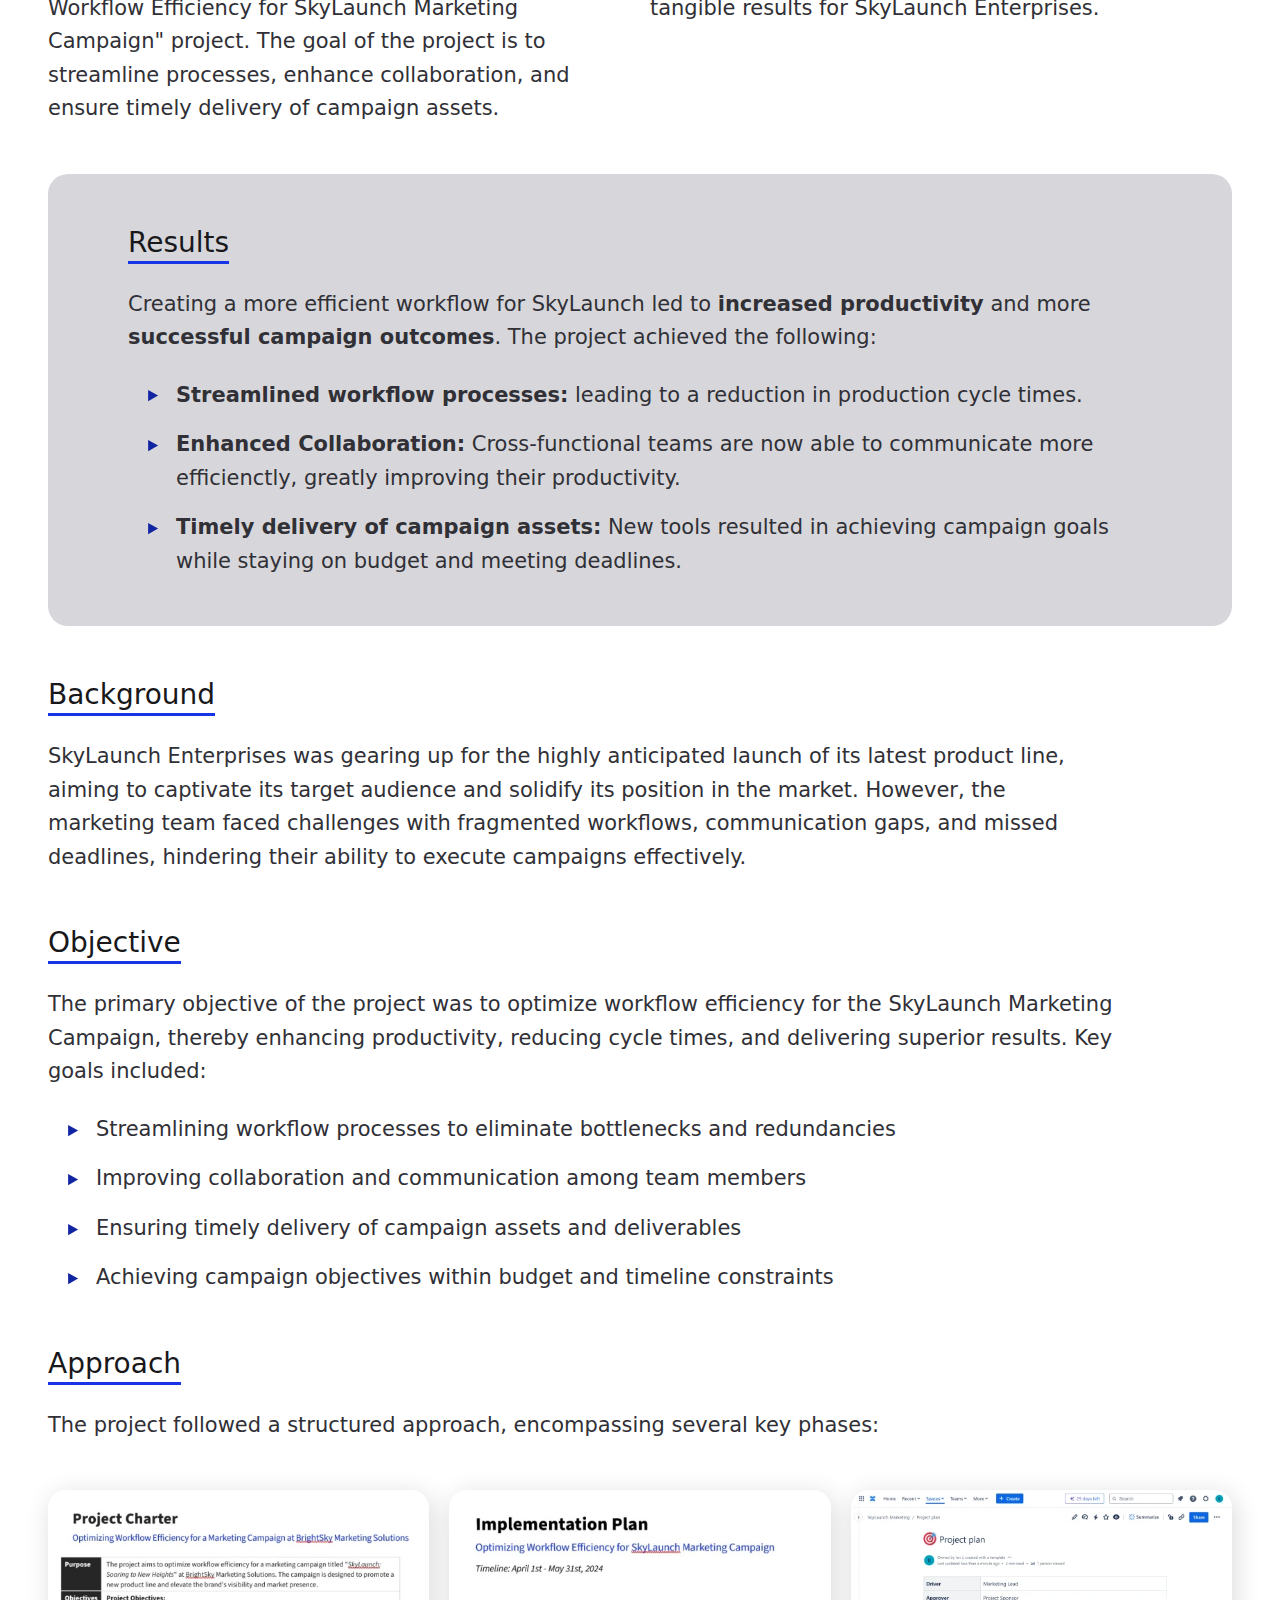
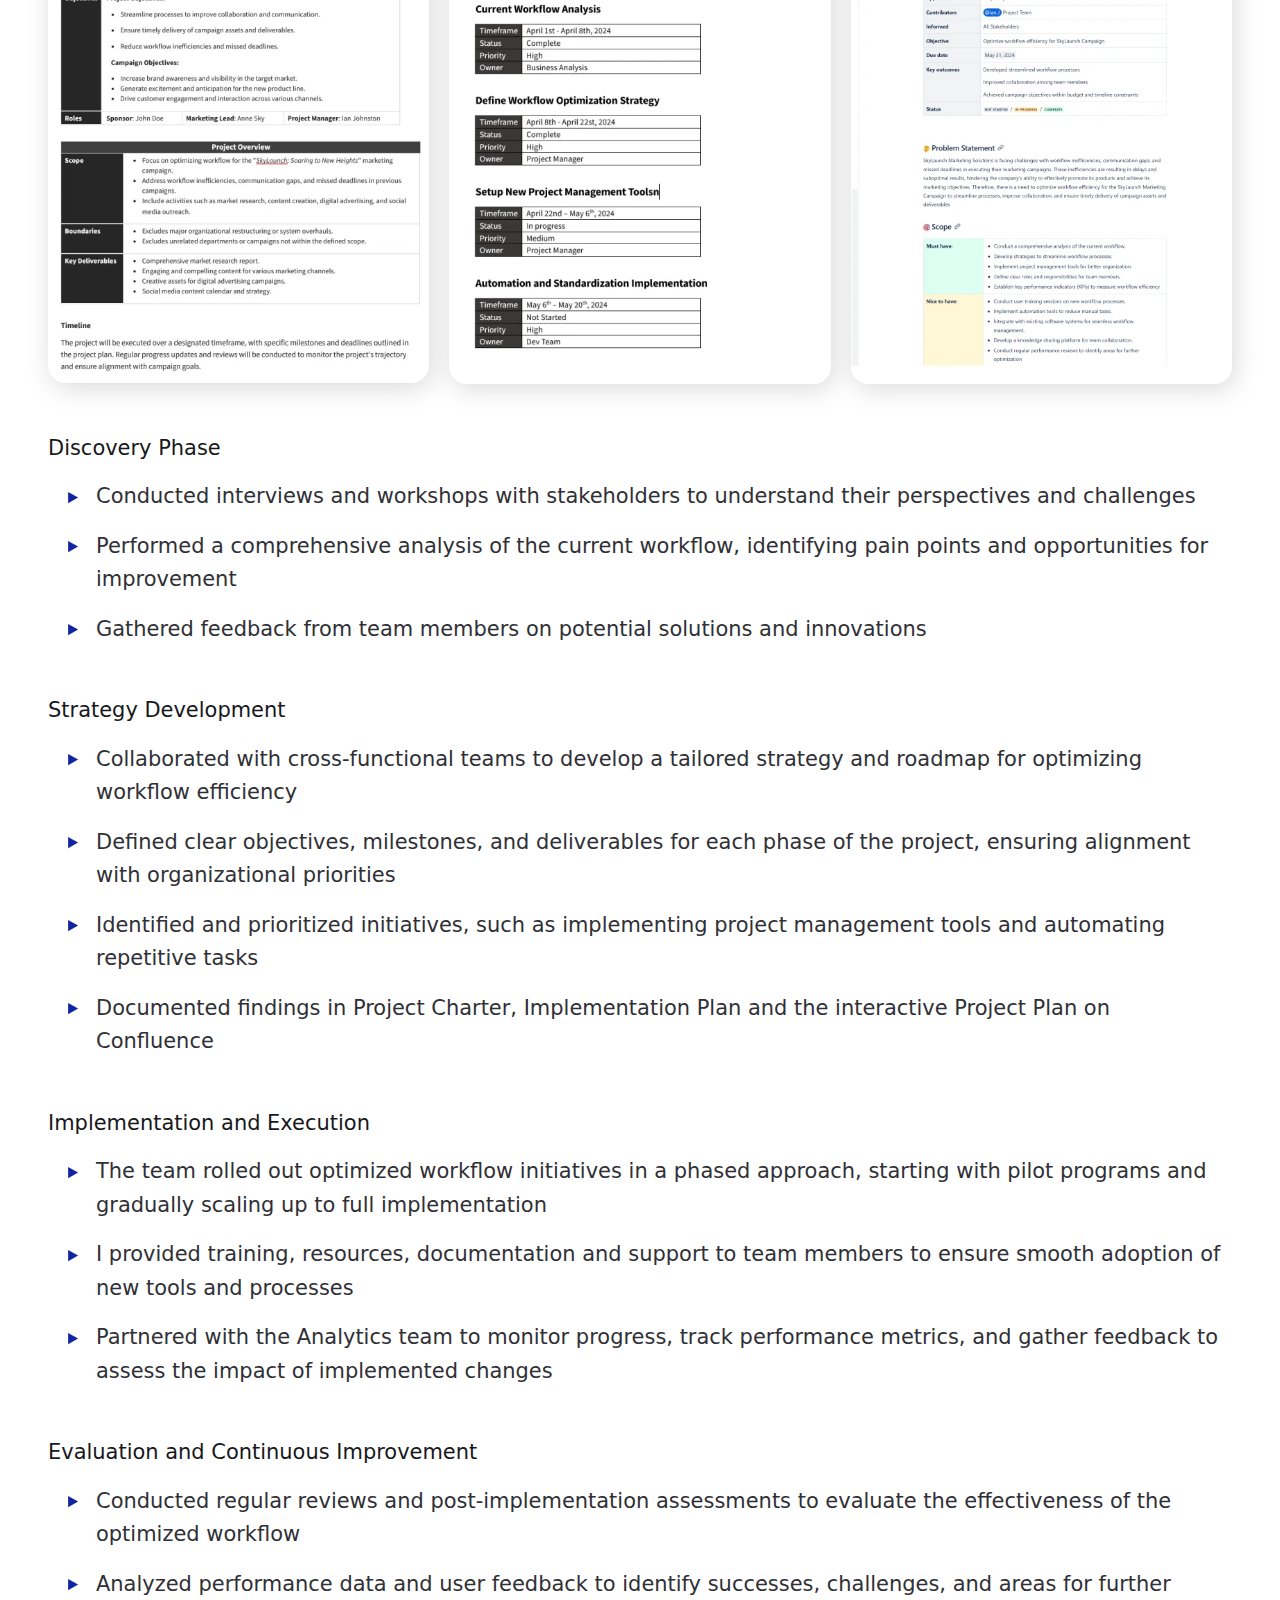
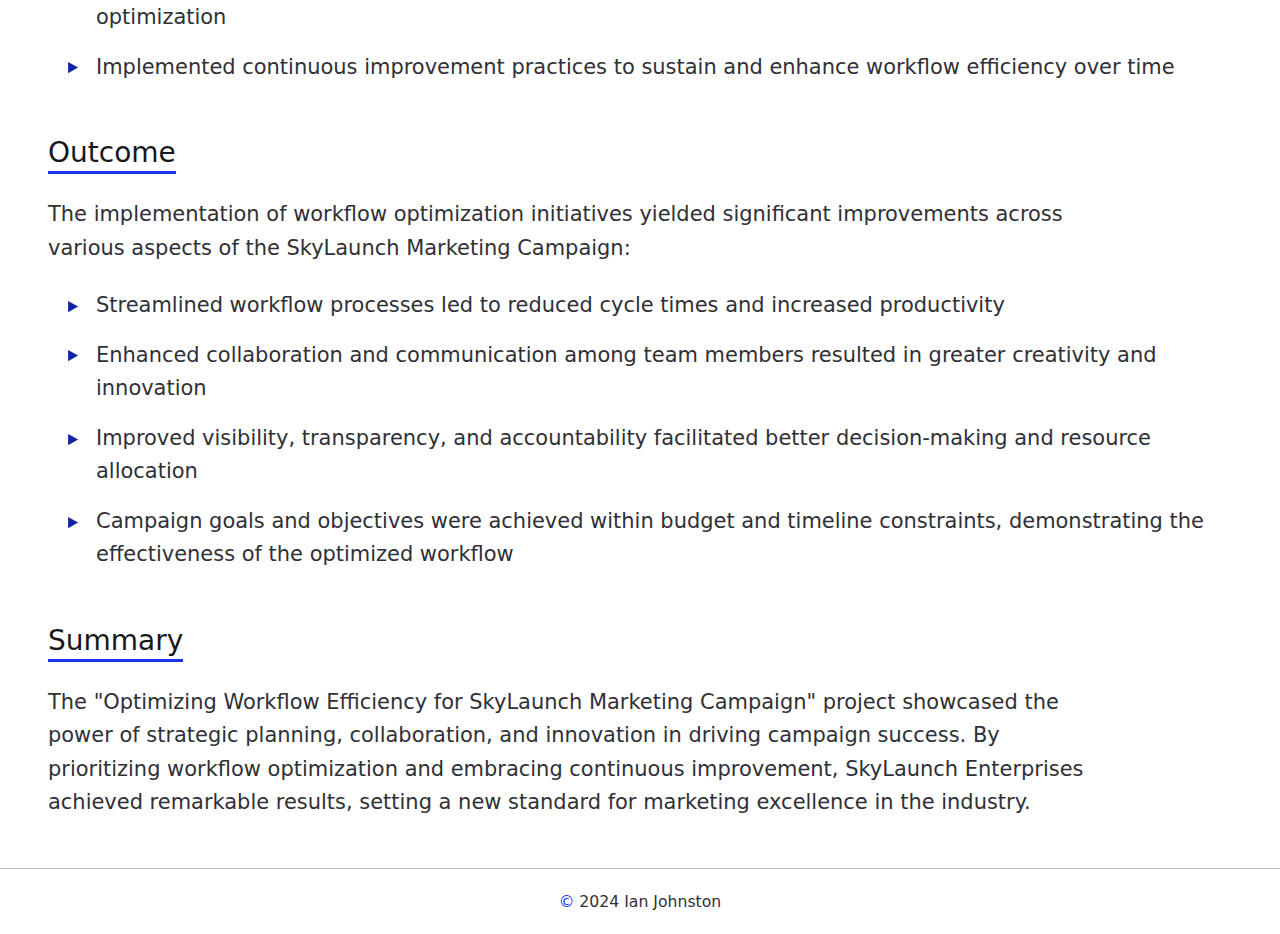
<file: Portfolio/project-management-workflow-efficiency.html>
<!DOCTYPE html>
<html lang="en">
    <head>
        <meta charset="UTF-8">
        <meta name="viewport" content="width=device-width, initial-scale=1.0">
        <title>Optimizing Workflow Efficiency for Marketing Campaign | Project Management Case Study | Ian Johnston Portfolio</title>
        <meta name="description" content="Discover how Ian Johnston demonstrates expertise in strategic project management by outlining a hypothetical scenario for optimizing workflow efficiency in a marketing campaign. Explore the challenges, solutions, and results envisioned in this detailed case study.">
        <meta name="keywords" content="workflow optimization, marketing campaign, case study, project management, strategic planning, collaboration, innovation, efficiency">
        
        <link rel="icon" href="/favicon.ico" sizes="32x32">
        <link rel="icon" href="/icon.svg" type="image/svg+xml">
        <link rel="apple-touch-icon" href="/apple-touch-icon.png"><!-- 180×180 -->
        <link rel="manifest" href="/manifest.webmanifest">
        
        <link rel="stylesheet" href="/style.css">
    </head>
<body> 
    <header class="wrapper pt-600">
        <div class="flex navbar">
            <div class="logo h1"><a href="/">Ian Johnston</a></div>
            <div><a href="https://www.linkedin.com/in/ian-h-johnston/" class="btn" target="_blank" rel="noopener">Get in Touch</a></div>
        </div>
    </header>
      <main>
        <article>
            <header class="text-center pblock-900 pin-400 mt-600">
                <h2 class="portfolio-headline">Project Management</h2>
                <p class="portfolio-subhead pt-300">Optimizing Workflow Efficiency for a Hypothetical Marketing Campaign</p>
                <div class="wrapper-lg pt-800">
                    <img class="featured-img rounded shadow"
                        src="/Assets/case-study-workflow-featured.webp"
                        alt="Case Study in Optimizing Workflow Efficiency">
                </div>
            </header>
            <section class="wrapper pb-700">
                <div class="portfolio-intro even-columns mb-700">
                    <div class="overview">
                        <h3 class="mb-500 h3">Project Overview</h3>
                        <p>This is a mock Case Study for a fictional company called SkyLaunch Enterprises. They are a leading provider of innovative tech solutions, embarked on a mission to revitalize its marketing efforts for the launch of its latest product line. SkyLaunch partnered with me and my company to initiate the "Optimizing Workflow Efficiency for SkyLaunch Marketing Campaign" project. The goal of the project is to streamline processes, enhance collaboration, and ensure timely delivery of campaign assets.</p>
                    </div>
                    <div class="my-role">
                        <h3 class="mb-500 h3">My Role</h3>
                        <p>As Project Manager, I played a pivotal role in leading the "Optimizing Workflow Efficiency for SkyLaunch Marketing Campaign" project. With strategic planning, effective communication, and meticulous execution, I spearheaded the initiative to streamline workflow processes, enhance collaboration, and drive tangible results for SkyLaunch Enterprises.</p>
                    </div>
                </div>
                <div class="results pblock-700 pin-900">
                    <h3 class="mb-500 h3">Results</h3>
                    <p class="pb-500">Creating a more efficient workflow for SkyLaunch led to <strong>increased productivity</strong> and more <strong>successful campaign outcomes</strong>. The project achieved the following:</p>
                    <ul class="arrow-list results-list">
                        <li><strong>Streamlined workflow processes:</strong> leading to a reduction in production cycle times.</li>
                        <li><strong>Enhanced Collaboration:</strong> Cross-functional teams are now able to communicate more efficienctly, greatly improving their productivity.</li>
                        <li><strong>Timely delivery of campaign assets:</strong> New tools resulted in achieving campaign goals while staying on budget and meeting deadlines.</li>
                    </ul>
                </div>
            </section>
            <section class="wrapper pb-700">
                <h3 class="mb-500 h3">Background</h3>
                <p>SkyLaunch Enterprises was gearing up for the highly anticipated launch of its latest product line, aiming to captivate its target audience and solidify its position in the market. However, the marketing team faced challenges with fragmented workflows, communication gaps, and missed deadlines, hindering their ability to execute campaigns effectively.</p>
            </section>
            <section class="wrapper pb-700">
                <h3 class="mb-500 h3">Objective</h3>
                <p class="pb-500">The primary objective of the project was to optimize workflow efficiency for the SkyLaunch Marketing Campaign, thereby enhancing productivity, reducing cycle times, and delivering superior results. Key goals included:</p>

                <ul class="arrow-list">
                    <li>Streamlining workflow processes to eliminate bottlenecks and redundancies</li>
                    <li>Improving collaboration and communication among team members</li>
                    <li>Ensuring timely delivery of campaign assets and deliverables</li>
                    <li>Achieving campaign objectives within budget and timeline constraints</li>
                </ul>
            </section>

            <section class="pb-700">
                <div class="wrapper">
                    <h3 class="mb-500 h3">Approach</h3>
                    <p>The project followed a structured approach, encompassing several key phases:</p>
                </div>
                <div class="wrapper-lg even-columns pblock-700">
                    <img src="/Assets/project-charter-screenshot.webp" alt="Project Charter Document" class="shadow rounded">
                    <img src="/Assets/implementation-plan-screenshot.webp" alt="Imlementation Plan Document" class="shadow rounded">
                    <img src="/Assets/project-plan.webp" alt="Project Plan from Confluence" class="shadow rounded">
                </div>
                <div class="wrapper">
                    <h4 class="h4 mb-400">Discovery Phase</h4>
                    <ul class="arrow-list mb-700">
                        <li>Conducted interviews and workshops with stakeholders to understand their perspectives and challenges</li>
                        <li>Performed a comprehensive analysis of the current workflow, identifying pain points and opportunities for improvement</li>
                        <li>Gathered feedback from team members on potential solutions and innovations</li>
                    </ul>
                    <h4 class="h4 mb-400">Strategy Development</h4>
                    <ul class="arrow-list mb-700">
                        <li>Collaborated with cross-functional teams to develop a tailored strategy and roadmap for optimizing workflow efficiency</li>
                        <li>Defined clear objectives, milestones, and deliverables for each phase of the project, ensuring alignment with organizational priorities</li>
                        <li>Identified and prioritized initiatives, such as implementing project management tools and automating repetitive tasks</li>
                        <li>Documented findings in Project Charter, Implementation Plan and the interactive Project Plan on Confluence</li>
                    </ul>

                    <h4 class="h4 mb-400">Implementation and Execution</h4>
                    <ul class="arrow-list mb-700">
                        <li>The team rolled out optimized workflow initiatives in a phased approach, starting with pilot programs and gradually scaling up to full implementation</li>
                        <li>I provided training, resources, documentation and support to team members to ensure smooth adoption of new tools and processes</li>
                        <li>Partnered with the Analytics team to monitor progress, track performance metrics, and gather feedback to assess the impact of implemented changes</li>
                    </ul>

                    <h4 class="h4 mb-400">Evaluation and Continuous Improvement</h4>
                    <ul class="arrow-list">
                        <li>Conducted regular reviews and post-implementation assessments to evaluate the effectiveness of the optimized workflow</li>
                        <li>Analyzed performance data and user feedback to identify successes, challenges, and areas for further optimization</li>
                        <li>Implemented continuous improvement practices to sustain and enhance workflow efficiency over time</li>
                    </ul>
                </div>
            </section>
            <section class="wrapper pb-700">
                <h3 class="mb-500 h3">Outcome</h3>
                <p class="pb-500">The implementation of workflow optimization initiatives yielded significant improvements across various aspects of the SkyLaunch Marketing Campaign:</p>

                <ul class="arrow-list">
                    <li>Streamlined workflow processes led to reduced cycle times and increased productivity</li>
                    <li>Enhanced collaboration and communication among team members resulted in greater creativity and innovation</li>
                    <li>Improved visibility, transparency, and accountability facilitated better decision-making and resource allocation</li>
                    <li>Campaign goals and objectives were achieved within budget and timeline constraints, demonstrating the effectiveness of the optimized workflow</li>
                </ul>
            </section>

            <section class="wrapper pb-700">
                <h3 class="mb-500 h3">Summary</h3>
                <p>The "Optimizing Workflow Efficiency for SkyLaunch Marketing Campaign" project showcased the power of strategic planning, collaboration, and innovation in driving campaign success. By prioritizing workflow optimization and embracing continuous improvement, SkyLaunch Enterprises achieved remarkable results, setting a new standard for marketing excellence in the industry.</p>
            </section>


        </article>
    </main>
    <footer>
        <div class="text-center">
            <span class="copyright">&copy; </span>2024 Ian Johnston
        </div>
    </footer>
</body>
</html>
</file>
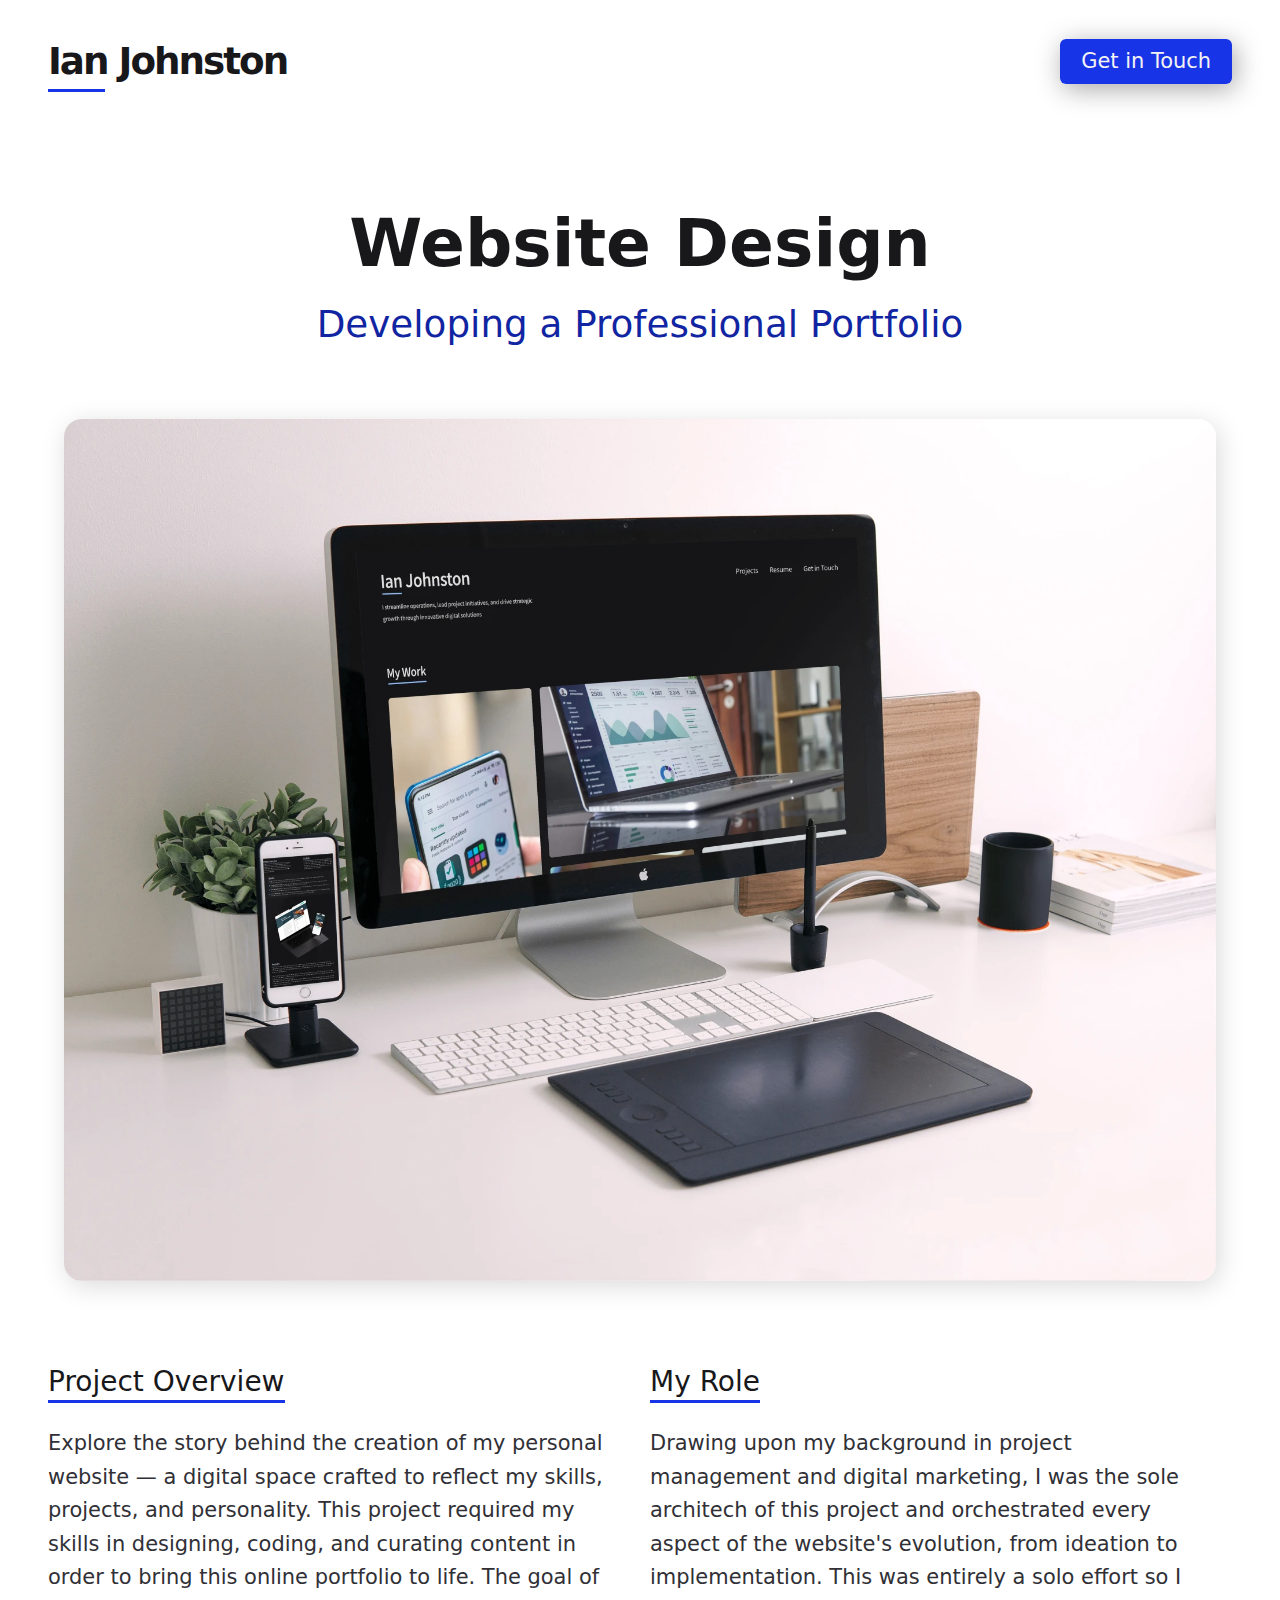
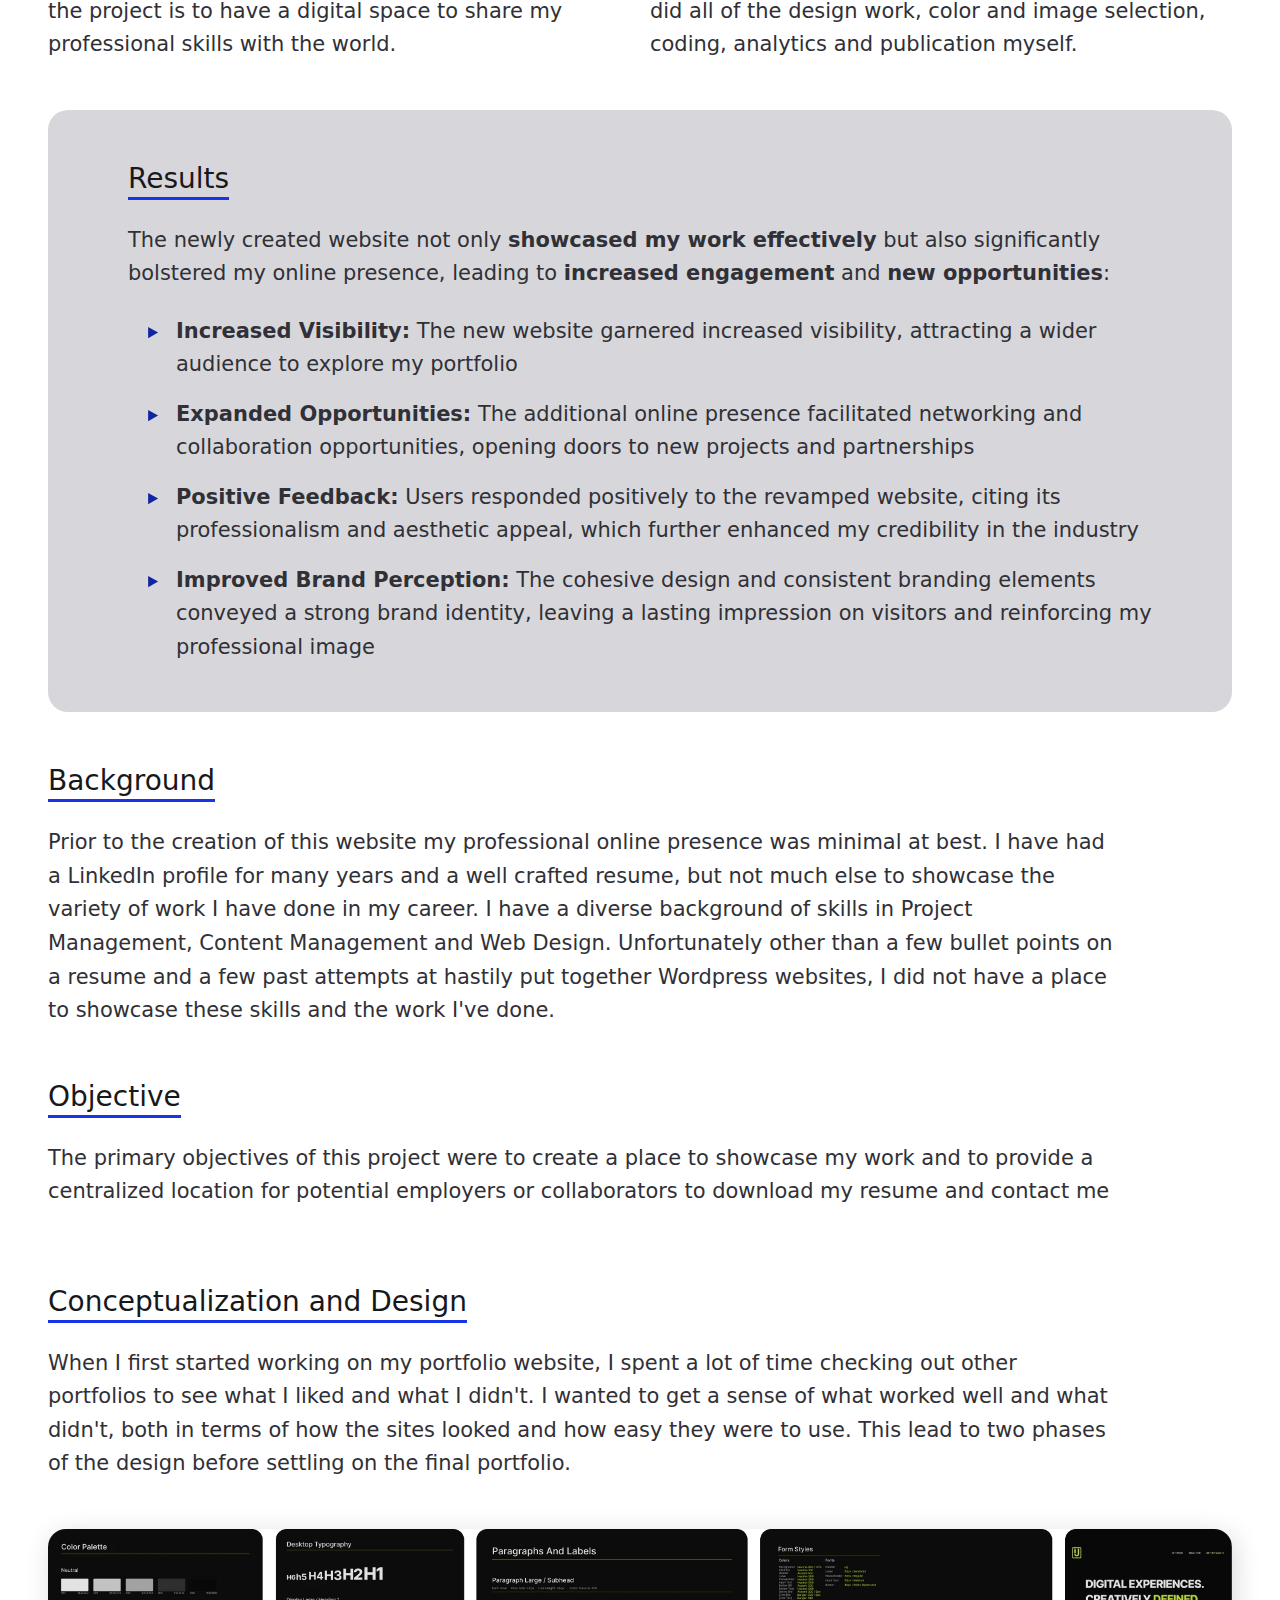
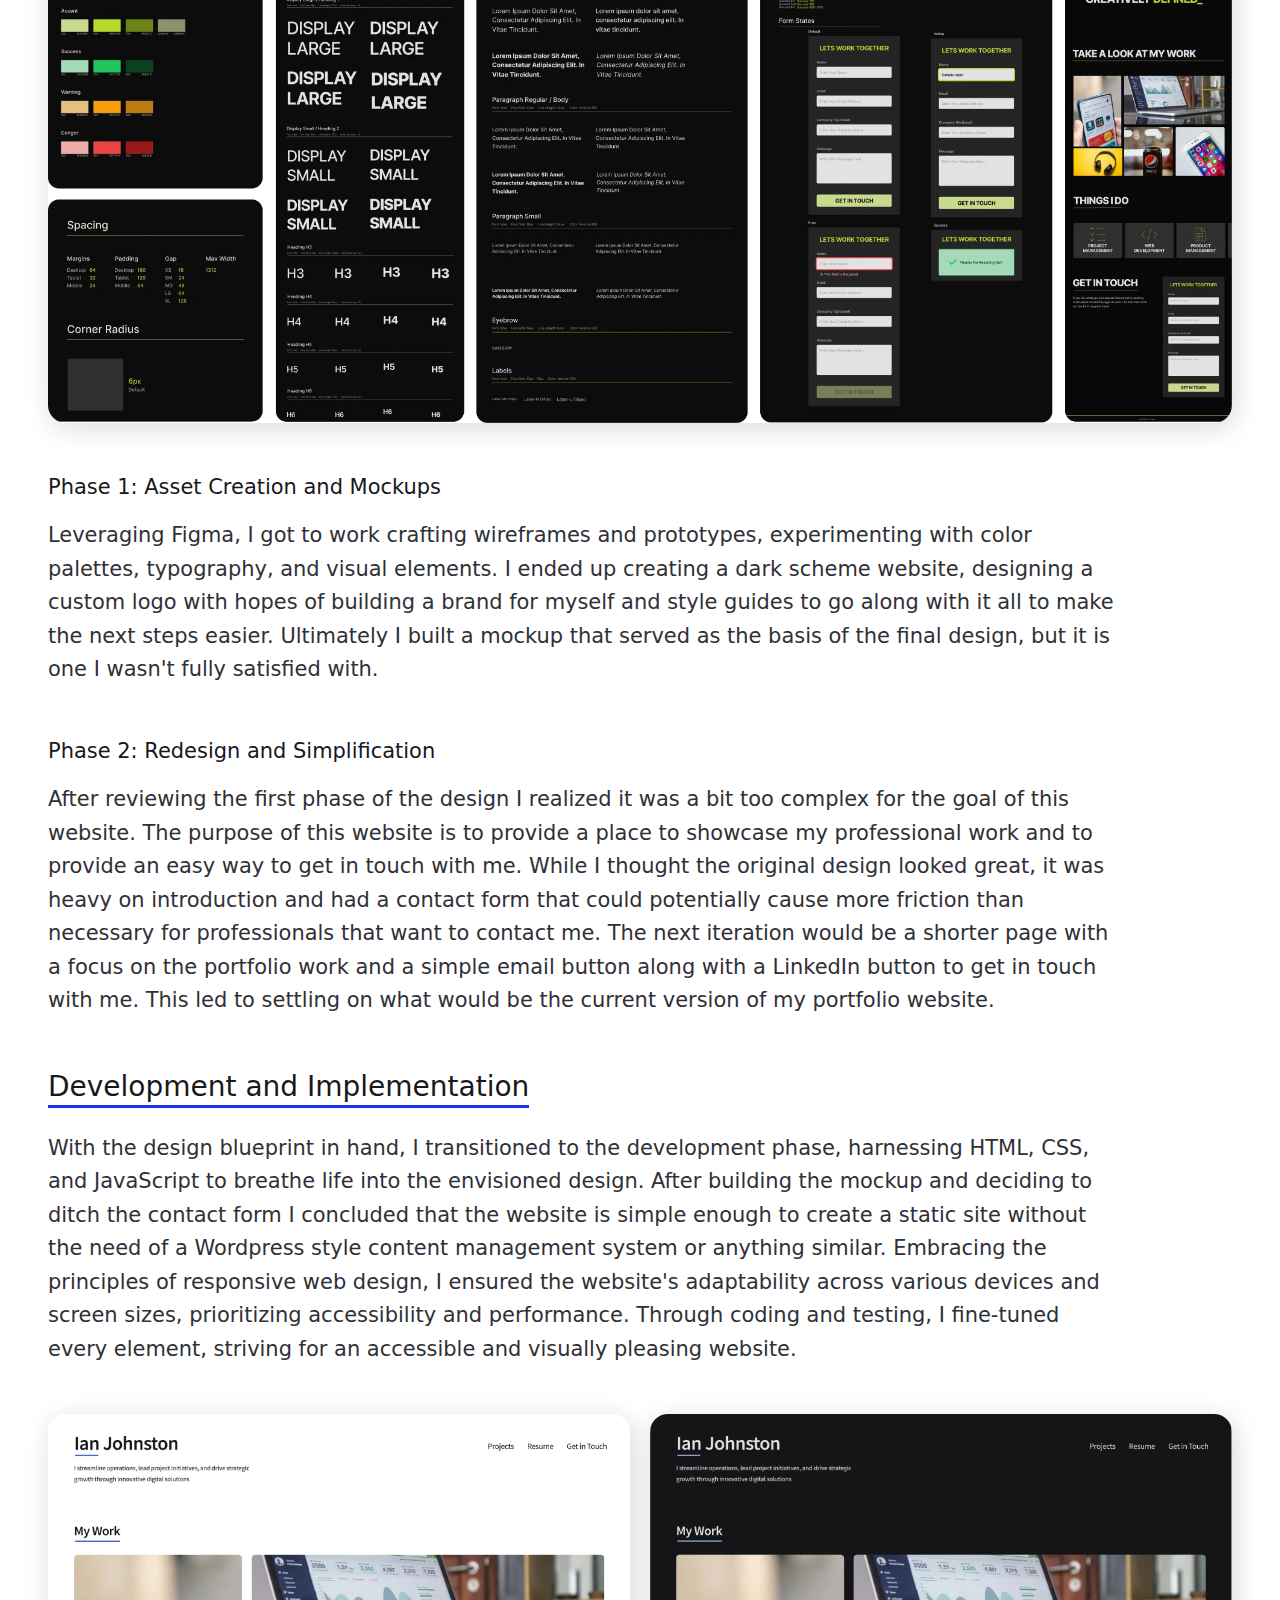
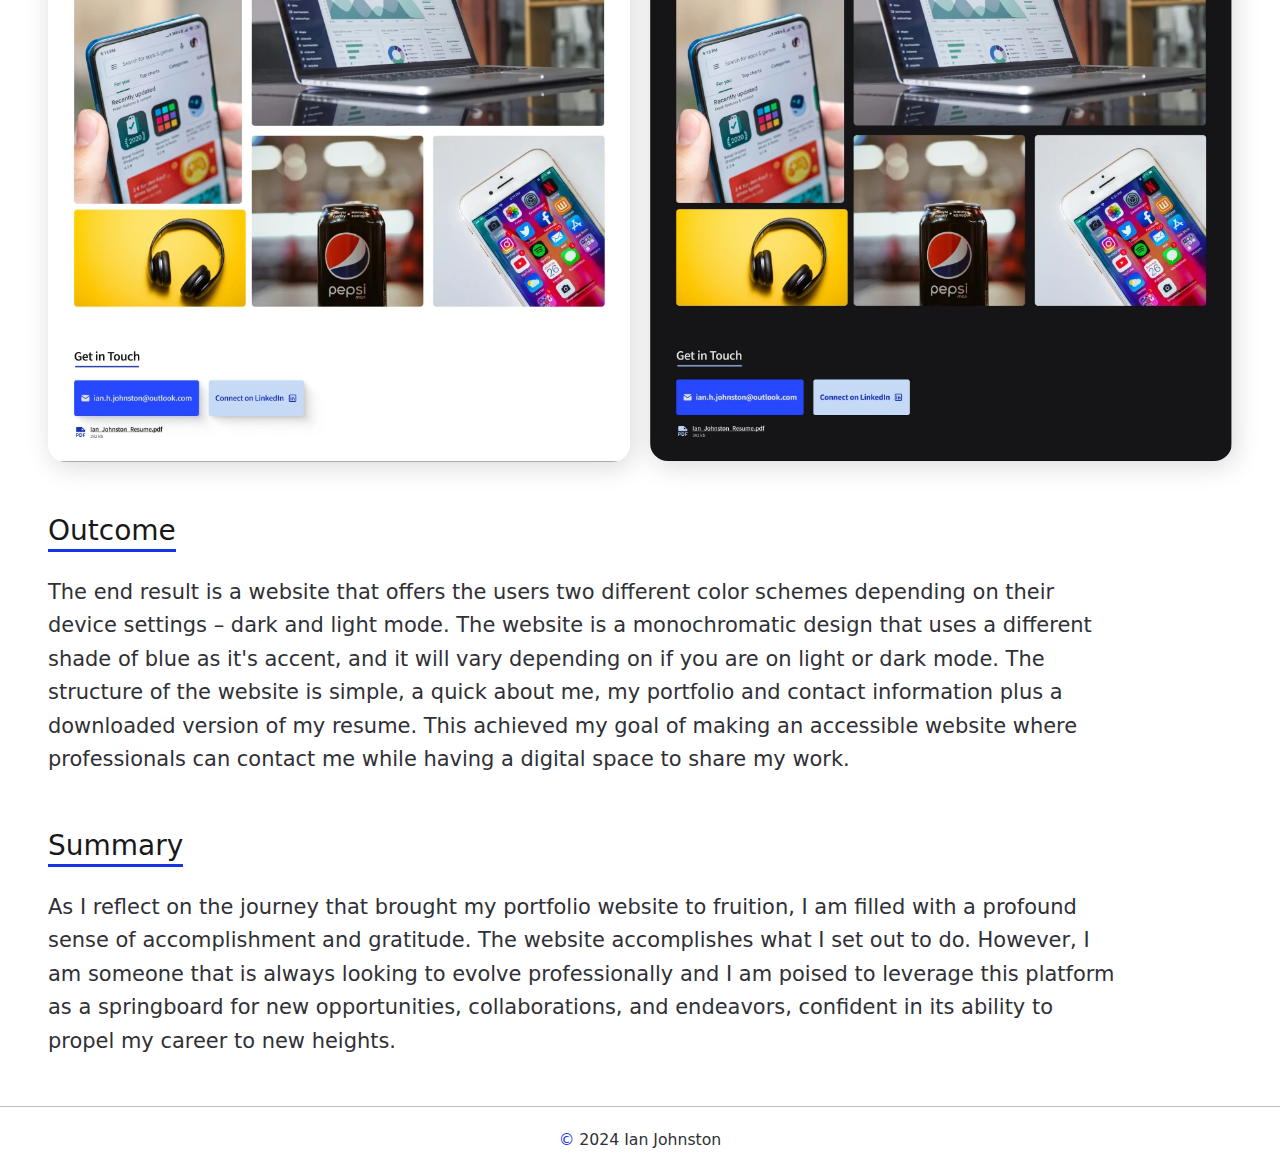
<file: Portfolio/website-design-portfolio.html>
<!DOCTYPE html>
<html lang="en">
    <head>
        <meta charset="UTF-8">
        <meta name="viewport" content="width=device-width, initial-scale=1.0">
        <title>Website Design Case Study | Ian Johnston Portfolio</title>
        <meta name="description" content="Explore Ian Johnston's journey in creating a professional portfolio website from scratch. Discover the challenges, solutions, and results of this solo project, showcasing skills in design, coding, and content curation.
        ">
        <meta name="keywords" content="portfolio website, web design, case study, solo project, Ian Johnston, professional portfolio, coding, content curation
        ">
        
        <link rel="icon" href="/favicon.ico" sizes="32x32">
        <link rel="icon" href="/icon.svg" type="image/svg+xml">
        <link rel="apple-touch-icon" href="/apple-touch-icon.png"><!-- 180×180 -->
        <link rel="manifest" href="/manifest.webmanifest">
        
        <link rel="stylesheet" href="/style.css">
    </head>
<body> 
    <header class="wrapper pt-600">
        <div class="flex navbar">
            <div class="logo h1"><a href="/">Ian Johnston</a></div>
            <div><a href="https://www.linkedin.com/in/ian-h-johnston/" class="btn" target="_blank" rel="noopener">Get in Touch</a></div>
        </div>
    </header>
      <main>
        <article>
            <header class="text-center pblock-900 pin-400 mt-600">
                <h2 class="portfolio-headline">Website Design</h2>
                <p class="portfolio-subhead pt-300">Developing a Professional Portfolio</p>
                <div class="wrapper-lg pt-800">
                    <img class="featured-img rounded shadow"
                        src="/Assets/case-study-portfolio-featured.webp"
                        alt="Case Study about Developing Ian Johnston's Portfolio">
                </div>
            </header>
            <section class="wrapper pb-700">
                <div class="portfolio-intro even-columns mb-700">
                    <div class="overview">
                        <h3 class="mb-500 h3">Project Overview</h3>
                        <p>Explore the story behind the creation of my personal website — a digital space crafted to reflect my skills, projects, and personality. This project required my skills in designing, coding, and curating content in order to bring this online portfolio to life. The goal of the project is to have a digital space to share my professional skills with the world.</p>
                    </div>
                    <div class="my-role">
                        <h3 class="mb-500 h3">My Role</h3>
                        <p>Drawing upon my background in project management and digital marketing, I was the sole architech of this project and orchestrated every aspect of the website's evolution, from ideation to implementation. This was entirely a solo effort so I did all of the design work, color and image selection, coding, analytics and publication myself.</p>
                    </div>
                </div>
                <div class="results pblock-700 pin-900">
                    <h3 class="mb-500 h3">Results</h3>
                    <p class="pb-500">The newly created website not only <strong>showcased my work effectively</strong> but also significantly bolstered my online presence, leading to <strong>increased engagement</strong> and <strong>new opportunities</strong>:</p>
                    <ul class="arrow-list results-list">
                        <li><strong>Increased Visibility:</strong> The new website garnered increased visibility, attracting a wider audience to explore my portfolio</li>
                        <li><strong>Expanded Opportunities:</strong> The additional online presence facilitated networking and collaboration opportunities, opening doors to new projects and partnerships</li>
                        <li><strong>Positive Feedback:</strong> Users responded positively to the revamped website, citing its professionalism and aesthetic appeal, which further enhanced my credibility in the industry</li>
                        <li><strong>Improved Brand Perception:</strong> The cohesive design and consistent branding elements conveyed a strong brand identity, leaving a lasting impression on visitors and reinforcing my professional image</li>
                    </ul>
                </div>
            </section>
            <section class="wrapper pb-700">
                <h3 class="mb-500 h3">Background</h3>
                <p>Prior to the creation of this website my professional online presence was minimal at best. I have had a LinkedIn profile for many years and a well crafted resume, but not much else to showcase the variety of work I have done in my career. I have a diverse background of skills in Project Management, Content Management and Web Design. Unfortunately other than a few bullet points on a resume and a few past attempts at hastily put together Wordpress websites, I did not have a place to showcase these skills and the work I've done.</p>
            </section>
            <section class="wrapper pb-700">
                <h3 class="mb-500 h3">Objective</h3>
                <p class="pb-500">The primary objectives of this project were to create a place to showcase my work and to provide a centralized location for potential employers or collaborators to download my resume and contact me</p>
            </section>

            <section class="pb-700">
                <div class="wrapper">
                    <h3 class="mb-500 h3">Conceptualization and Design</h3>
                    <p>When I first started working on my portfolio website, I spent a lot of time checking out other portfolios to see what I liked and what I didn't. I wanted to get a sense of what worked well and what didn't, both in terms of how the sites looked and how easy they were to use. This lead to two phases of the design before settling on the final portfolio.</p>
                </div>
                <div class="wrapper-lg pblock-700">
                    <img src="/Assets/case-study-portfolio-design1.webp" alt="First Phase of the Design in Figma" class="shadow rounded img-center">
                </div>
                <div class="wrapper">
                    <h4 class="h4 mb-400">Phase 1: Asset Creation and Mockups</h4>
                    <p class="mb-700">Leveraging Figma, I got to work crafting wireframes and prototypes, experimenting with color palettes, typography, and visual elements. I ended up creating a dark scheme website, designing a custom logo with hopes of building a brand for myself and style guides to go along with it all to make the next steps easier. Ultimately I built a mockup that served as the basis of the final design, but it is one I wasn't fully satisfied with.</p>
                    <h4 class="h4 mb-400">Phase 2: Redesign and Simplification</h4>
                    <p>After reviewing the first phase of the design I realized it was a bit too complex for the goal of this website. The purpose of this website is to provide a place to showcase my professional work and to provide an easy way to get in touch with me. While I thought the original design looked great, it was heavy on introduction and had a contact form that could potentially cause more friction than necessary for professionals that want to contact me. The next iteration would be a shorter page with a focus on the portfolio work and a simple email button along with a LinkedIn button to get in touch with me. This led to settling on what would be the current version of my portfolio website.</p>
                </div>
            </section>
            <section class="wrapper pb-700">
                <h3 class="mb-500 h3">Development and Implementation</h3>
                <p>With the design blueprint in hand, I transitioned to the development phase, harnessing HTML, CSS, and JavaScript to breathe life into the envisioned design. After building the mockup and deciding to ditch the contact form I concluded that the website is simple enough to create a static site without the need of a Wordpress style content management system or anything similar. Embracing the principles of responsive web design, I ensured the website's adaptability across various devices and screen sizes, prioritizing accessibility and performance. Through coding and testing, I fine-tuned every element, striving for an accessible and visually pleasing website.</p>
            </section>
            <section class="pb-700">
                <div class="wrapper-lg pb-700 even-columns">
                    <img src="/Assets/case-study-portfoli-design2-light.webp" alt="Ian Johnston Portfolio Light Version" class="shadow rounded">
                    <img src="/Assets/case-study-portfolio-design2-dark.webp" alt="Ian Johnston Portfolio Dark Version" class="shadow rounded">
                </div>
                <div class="wrapper">
                    <h3 class="mb-500 h3">Outcome</h3>
                    <p>The end result is a website that offers the users two different color schemes depending on their device settings &ndash; dark and light mode. The website is a monochromatic design that uses a different shade of blue as it's accent, and it will vary depending on if you are on light or dark mode. The structure of the website is simple, a quick about me, my portfolio and contact information plus a downloaded version of my resume. This achieved my goal of making an accessible website where professionals can contact me while having a digital space to share my work.</p>
                </div>
            </section>

            <section class="wrapper pb-700">
                <h3 class="mb-500 h3">Summary</h3>
                <p>As I reflect on the journey that brought my portfolio website to fruition, I am filled with a profound sense of accomplishment and gratitude. The website accomplishes what I set out to do. However, I am someone that is always looking to evolve professionally and I am poised to leverage this platform as a springboard for new opportunities, collaborations, and endeavors, confident in its ability to propel my career to new heights.</p>
            </section>


        </article>
    </main>
    <footer>
        <div class="text-center">
            <span class="copyright">&copy; </span>2024 Ian Johnston
        </div>
    </footer>
</body>
</html>
</file>
<file: assets/style.css>
/* Variables */
:root {

    --ff-primary: system-ui, sans-serif;

    --ff-body: var(--ff-primary);
    --ff-headings: var(--ff-primary);

    --fs-300: clamp(0.94rem, calc(0.92rem + 0.08vw), 0.98rem);
    --fs-400: clamp(1.13rem, calc(1.06rem + 0.33vw), 1.31rem);
    --fs-500: clamp(1.35rem, calc(1.21rem + 0.69vw), 1.75rem);
    --fs-600: clamp(1.62rem, calc(1.37rem + 1.24vw), 2.33rem);
    --fs-700: clamp(1.94rem, calc(1.54rem + 2.03vw), 3.11rem);
    --fs-800: clamp(2.33rem, calc(1.7rem + 3.15vw), 4.14rem);
    --fs-900: clamp(2.8rem, calc(1.85rem + 4.74vw), 5.52rem);

    --fw-regular: 400;
    --fw-semibold: 500;
    --fw-bold: 700;


    --clr-neutral-900: hsl(240, 5%, 10%);
    --clr-neutral-700: hsl(240, 5%, 15%);
    --clr-neutral-600: hsl(240, 5%, 20%);
    --clr-neutral-500: hsl(240, 5%, 35%);
    --clr-neutral-400: hsl(240, 5%, 50%);
    --clr-neutral-300: hsl(240, 5%, 75%);
    --clr-neutral-200: hsl(240, 5%, 85%);
    --clr-neutral-100: hsl(240, 5%, 95%);

    --clr-primary-800: hsl(232, 81%, 35%);
    --clr-primary-600: hsl(232, 81%, 50%);
    --clr-primary-400: hsl(232, 81%, 75%);
    --clr-primary-300: hsl(232, 81%, 85%);

    --btn-background: var(--clr-primary-600);
    --btn-background-hover: var(--clr-primary-800);
    --btn-color: var(--clr-neutral-100);
    --btn-background-light: var(--clr-primary-400);
    --btn-color-light: var(--clr-primary-800);

    --size-100: .25rem; 
    --size-200: .5rem; 
    --size-300: .75rem; 
    --size-400: 1rem; 
    --size-500: 1.5rem; 
    --size-600: 2rem; 
    --size-700: 3rem; 
    --size-800: 4rem; 
    --size-900: 5rem; 
}

@media (prefers-color-scheme: dark) {
:root {
    --clr-neutral-100: hsl(240, 5%, 10%);
    --clr-neutral-200: hsl(240, 5%, 15%);
    --clr-neutral-300: hsl(240, 5%, 20%);
    --clr-neutral-400: hsl(240, 5%, 35%);
    --clr-neutral-500: hsl(240, 5%, 50%);
    --clr-neutral-600: hsl(240, 5%, 75%);
    --clr-neutral-700: hsl(240, 5%, 85%);
    --clr-neutral-900: hsl(240, 5%, 95%);

    --clr-primary-300: hsl(232, 81%, 35%);
    --clr-primary-400: hsl(232, 81%, 50%);
    --clr-primary-600: hsl(232, 81%, 75%);
    --clr-primary-800: hsl(232, 81%, 85%);

    --btn-background: var(--clr-primary-400);
    --btn-background-hover: var(--clr-primary-300);
    --btn-color: var(--clr-neutral-900);
    --btn-background-light: var(--clr-primary-800);
    --btn-color-light: var(--clr-primary-300);
}
}

@media (max-width: 50em) {
    :root {
        --size-500: 1rem; 
        --size-600: 1.5rem; 
        --size-700: 2rem; 
        --size-800: 2.5rem; 
        --size-900: 3rem; 
    }
}

html {
    color-scheme: dark light;
  }

/* Reset */
*, *::before, *::after {
    box-sizing: border-box;
}

* {
    margin: 0;
    padding: 0;
    font: inherit;
}

html {
    -moz-text-size-adjust: none;
    -webkit-text-size-adjust: none;
    text-size-adjust: none;
  }
  

body {
    color: var(--clr-neutral-600);
    font-family: var(--ff-body);
    font-size: var(--fs-400);
    font-weight: var(--fw-regular);
    line-height: 1.6;

}

img {
    max-width: 100%;
    display: block;
}


/* Remove list styles on ul, ol elements with a list role, which suggests default styling will be removed */
ul[role='list'],
ol[role='list'] {
  list-style: none;
}



/* General Styles */

html {
    scroll-behavior: smooth;
}

strong {
    font-weight: var(--fw-bold);
}

.subhead {
    max-width: 55ch;
    text-wrap: pretty;
}


a {
    text-decoration: none;
    color: currentColor;
}

h1, h2, h3, h4, h6 {
    color: var(--clr-neutral-900);
    font-weight: var(--fw-semibold);
    display: inline-block;
    line-height: 1.5;
    text-wrap: balance;
    font-family: var(--ff-headings);
}

.h1 {
    font-weight: var(--fw-bold);
    font-size: var(--fs-600);
    letter-spacing: -2px;
    position: relative;
}

h2, h3 {
    position: relative;
}

.h1::after, h2:not(.portfolio-headline)::after, h3::after {
    content: '';
    position: absolute;
    height: 3px;
    background: var(--clr-primary-600);
    bottom: 0;
    left:0;
    width: 100%;
}

.h1::after {
    width: 24%;
}

.btn {
    background: var(--btn-background);
    text-decoration: none;
    color: var(--btn-color);
    border-radius: 6px;
    padding: .5em 1em;
    cursor: pointer;
    transition: 0.5s ease-in-out;
    font-weight:var(--fw-semibold);
    box-shadow: 3px 5px 27px 0 rgba(0, 0, 0, 0.35);
}


.btn:hover, .btn:focus-visible {
    background: var(--btn-background-hover);
}

.btn[data-type="inverted"] {
    background: var(--btn-background-light);
    color: var(--btn-color-light);
}

article p:not(.portfolio-subhead) {
    max-width: 80ch;
}


/* Header */
.subhead {
    font-size: var(--fs-300);
    font-weight: var(--fw-semibold);
}

.logo a:hover, .logo a:focus {
    color: var(--clr-primary-800)
}

.navbar {
    justify-content: space-between;
    align-items: center;
    gap: 1.5rem;
    color: var(--clr-neutral-900);
}

.navigation {
    gap: 2rem;
    justify-content: center;
}


.navigation a:hover, .navigation a:focus {
      color: var(--clr-primary-600);
}

.navigation a {
    transition: 0.5s ease-in-out;
    color: var(--clr-neutral-900);
    text-decoration: underline;
      text-decoration-thickness: 0.07lh;
      text-underline-offset: 0.2lh;
      text-decoration-color: var(--clr-primary-600);
}

/* My Work */
.card--container {
    display: grid;
    gap: 1.25rem;
}

@media(min-width: 50em) {
    .card--container {
        --grid-columns: repeat(2, 1fr);
        grid-template-columns: var(--grid-columns);
    }
}

.card {
    background: var(--clr-neutral-100);
    padding: 2rem;
    border-radius: 16px;
}

.eyebrow {
    font-size: var(--fs-300);
    color: var(--clr-primary-600);
}

.card a {
    color: var(--clr-neutral-700);
}

.card a:hover, .card a:focus {
    text-decoration: underline;
    text-decoration-thickness: 0.07lh;
    text-underline-offset: 0.17lh;
    text-decoration-color: var(--clr-primary-600);
}

.card--img {
    transition: .3s ease-in-out;
}

.card--img:hover {
    transform: scale(1.02);
}


/* Footer */
footer {
    font-size: var(--fs-300);
    border-top: 1px solid var(--clr-neutral-300);
    padding-block: 1.25rem;
}

.copyright {
    color:var(--clr-primary-600);
    font-weight: var(--fw-semibold);
}


/* Portfolio */
.portfolio-headline {
    font-size: var(--fs-800);
    font-weight: var(--fw-bold);
    line-height: 1.2;
}

.portfolio-subhead {
    color: var(--clr-primary-800);
    font-size: var(--fs-600);
}

.portfolio-intro p{
    max-width: 55ch;
    text-wrap: pretty;
}

.overview p, .my-role p {
    padding-right: 1rem;
}

.results {
    background: var(--clr-neutral-200);
    border-radius: 20px;
}

.results h3, .results p {
    text-wrap: pretty;
}

.arrow-list {
    margin-left: var(--size-700);
    list-style-type: none;
}
.arrow-list li {
    list-style-image: none;
    position: relative;
}

.arrow-list li::before {
    --arrow-color: var(--clr-primary-800);
    --size: .75em;
    content: '';
    display: inline-block;
    width: var(--size);
    height: var(--size);
    mask: url('data:image/svg+xml,<svg xmlns="http://www.w3.org/2000/svg" viewBox="0 0 24 24"><path d="M21 12 5 21V3l16 9z"/></svg>') no-repeat center / contain;
    background-color: var(--arrow-color);
    position: absolute;
    left: -1.5em;
    top: 0.45em;
}

.arrow-list li:not(:last-child) {
    padding-bottom: var(--size-400);
}


.fa-caret-right {
    color: var(--clr-primary-800);
    padding-right: var(--size-300);
}

.summary-featured{
    margin-inline: auto;
}

.page-not-found {
    font-size: var(--size-900);
}

/* Utilities */

.visually-hidden {
    position: absolute;
  position: absolute !important;
  width: 1px !important;
  height: 1px !important;
  padding: 0 !important;
  margin: -1px !important;
  overflow: hidden !important;
  clip: rect(0,0,0,0) !important;
  white-space: nowrap !important;
  border: 0 !important;
}

.wrapper, .wrapper-lg {
    --content-max-width: 1250px;
    --padding: 3rem;
    width: min(var(--content-max-width), 100% - (var(--padding)* 2));
    margin-inline: auto;
  }

  .wrapper-lg {
    --content-max-width: 2000px;
}


.flex {
    display: flex;
    flex-wrap: wrap;
}

.text-center {
    text-align: center;
}

.even-columns {
    display: grid;
    gap: 1.25rem;
}

@media (min-width: 50em) {
    .even-columns {
        grid-auto-flow: column;
        grid-auto-columns: 1fr;
    }
}

.pblock-100 {
    padding-block: var(--size-100); 
}
.pblock-200 {
    padding-block: var(--size-200); 
}
.pblock-300 {
    padding-block: var(--size-300); 
}
.pblock-400 {
    padding-block: var(--size-400); 
}
.pblock-500 {
    padding-block: var(--size-500); 
}
.pblock-600 {
    padding-block: var(--size-600); 
}
.pblock-700 {
    padding-block: var(--size-700); 
}
.pblock-800 {
    padding-block: var(--size-800); 
}
.pblock-900 {
    padding-block: var(--size-900); 
}

.pb-100 {
    padding-bottom: var(--size-100); 
}
.pb-200 {
    padding-bottom: var(--size-200); 
}
.pb-300 {
    padding-bottom: var(--size-300); 
}
.pb-400 {
    padding-bottom: var(--size-400); 
}
.pb-500 {
    padding-bottom: var(--size-500); 
}
.pb-600 {
    padding-bottom: var(--size-600); 
}
.pb-700 {
    padding-bottom: var(--size-700); 
}
.pb-800 {
    padding-bottom: var(--size-800); 
}
.pb-900 {
    padding-bottom: var(--size-900); 
}

.pt-100 {
    padding-top: var(--size-100); 
}
.pt-200 {
    padding-top: var(--size-200); 
}
.pt-300 {
    padding-top: var(--size-300); 
}
.pt-400 {
    padding-top: var(--size-400); 
}
.pt-500 {
    padding-top: var(--size-500); 
}
.pt-600 {
    padding-top: var(--size-600); 
}
.pt-700 {
    padding-top: var(--size-700); 
}
.pt-800 {
    padding-top: var(--size-800); 
}
.pt-900 {
    padding-top: var(--size-900); 
}

.pin-400 {
    padding-inline: var(--size-400);
}

.pin-800 {
    padding-inline: var(--size-800);
}
.pin-900 {
    padding-inline: var(--size-900);
}

.mt-600 {
    margin-top: var(--size-600);
}

.mb-400 {
    margin-bottom: var(--size-400);
}

.mb-500 {
    margin-bottom: var(--size-500);
}
.mb-600 {
    margin-bottom: var(--size-600);
}

.mb-700 {
    margin-bottom: var(--size-700);
}

.mblock-900 {
    margin-block: var(--size-900) var(--size-600);
}

.h2 {
    font-size: var(--fs-600);
    letter-spacing: -1px;
}

.h3 {
    font-size: var(--fs-500);
}

.semibold {
    font-weight: var(--fw-semibold);
}

.featured-img {
    margin-inline: auto;
}

.shadow {
    box-shadow: 3px 5px 27px 0 rgba(0, 0, 0, 0.15);
}

.rounded {
    border-radius: 18px;
}

.img-center {
    margin-inline:auto;
}
</file>
<file: style.css>
/* Variables */
:root {

    --ff-primary: system-ui, sans-serif;

    --ff-body: var(--ff-primary);
    --ff-headings: var(--ff-primary);

    --fs-300: clamp(0.94rem, calc(0.92rem + 0.08vw), 0.98rem);
    --fs-400: clamp(1.13rem, calc(1.06rem + 0.33vw), 1.31rem);
    --fs-500: clamp(1.35rem, calc(1.21rem + 0.69vw), 1.75rem);
    --fs-600: clamp(1.62rem, calc(1.37rem + 1.24vw), 2.33rem);
    --fs-700: clamp(1.94rem, calc(1.54rem + 2.03vw), 3.11rem);
    --fs-800: clamp(2.33rem, calc(1.7rem + 3.15vw), 4.14rem);
    --fs-900: clamp(2.8rem, calc(1.85rem + 4.74vw), 5.52rem);

    --fw-regular: 400;
    --fw-semibold: 500;
    --fw-bold: 700;


    --clr-neutral-900: hsl(240, 5%, 10%);
    --clr-neutral-700: hsl(240, 5%, 15%);
    --clr-neutral-600: hsl(240, 5%, 20%);
    --clr-neutral-500: hsl(240, 5%, 35%);
    --clr-neutral-400: hsl(240, 5%, 50%);
    --clr-neutral-300: hsl(240, 5%, 75%);
    --clr-neutral-200: hsl(240, 5%, 85%);
    --clr-neutral-100: hsl(240, 5%, 95%);

    --clr-primary-800: hsl(232, 81%, 35%);
    --clr-primary-600: hsl(232, 81%, 50%);
    --clr-primary-400: hsl(232, 81%, 75%);
    --clr-primary-300: hsl(232, 81%, 85%);

    --btn-background: var(--clr-primary-600);
    --btn-background-hover: var(--clr-primary-800);
    --btn-color: var(--clr-neutral-100);
    --btn-background-light: var(--clr-primary-400);
    --btn-color-light: var(--clr-primary-800);

    --size-100: .25rem; 
    --size-200: .5rem; 
    --size-300: .75rem; 
    --size-400: 1rem; 
    --size-500: 1.5rem; 
    --size-600: 2rem; 
    --size-700: 3rem; 
    --size-800: 4rem; 
    --size-900: 5rem; 
}

@media (prefers-color-scheme: dark) {
:root {
    --clr-neutral-100: hsl(240, 5%, 10%);
    --clr-neutral-200: hsl(240, 5%, 15%);
    --clr-neutral-300: hsl(240, 5%, 20%);
    --clr-neutral-400: hsl(240, 5%, 35%);
    --clr-neutral-500: hsl(240, 5%, 50%);
    --clr-neutral-600: hsl(240, 5%, 75%);
    --clr-neutral-700: hsl(240, 5%, 85%);
    --clr-neutral-900: hsl(240, 5%, 95%);

    --clr-primary-300: hsl(232, 81%, 35%);
    --clr-primary-400: hsl(232, 81%, 50%);
    --clr-primary-600: hsl(232, 81%, 75%);
    --clr-primary-800: hsl(232, 81%, 85%);

    --btn-background: var(--clr-primary-400);
    --btn-background-hover: var(--clr-primary-300);
    --btn-color: var(--clr-neutral-900);
    --btn-background-light: var(--clr-primary-800);
    --btn-color-light: var(--clr-primary-300);
}
}

@media (max-width: 50em) {
    :root {
        --size-500: 1rem; 
        --size-600: 1.5rem; 
        --size-700: 2rem; 
        --size-800: 2.5rem; 
        --size-900: 3rem; 
    }
}

html {
    color-scheme: dark light;
  }

/* Reset */
*, *::before, *::after {
    box-sizing: border-box;
}

* {
    margin: 0;
    padding: 0;
    font: inherit;
}

html {
    -moz-text-size-adjust: none;
    -webkit-text-size-adjust: none;
    text-size-adjust: none;
  }
  

body {
    color: var(--clr-neutral-600);
    font-family: var(--ff-body);
    font-size: var(--fs-400);
    font-weight: var(--fw-regular);
    line-height: 1.6;

}

img {
    max-width: 100%;
    display: block;
}


/* Remove list styles on ul, ol elements with a list role, which suggests default styling will be removed */
ul[role='list'],
ol[role='list'] {
  list-style: none;
}



/* General Styles */

html {
    scroll-behavior: smooth;
}

strong {
    font-weight: var(--fw-bold);
}

.subhead {
    max-width: 55ch;
    text-wrap: pretty;
}


a {
    text-decoration: none;
    color: currentColor;
}

h1, h2, h3, h4, h6 {
    color: var(--clr-neutral-900);
    font-weight: var(--fw-semibold);
    display: inline-block;
    line-height: 1.5;
    text-wrap: balance;
    font-family: var(--ff-headings);
}

.h1 {
    font-weight: var(--fw-bold);
    font-size: var(--fs-600);
    letter-spacing: -2px;
    position: relative;
}

h2, h3 {
    position: relative;
}

.h1::after, h2:not(.portfolio-headline)::after, h3::after {
    content: '';
    position: absolute;
    height: 3px;
    background: var(--clr-primary-600);
    bottom: 0;
    left:0;
    width: 100%;
}

.h1::after {
    width: 24%;
}

.btn {
    background: var(--btn-background);
    text-decoration: none;
    color: var(--btn-color);
    border-radius: 6px;
    padding: .5em 1em;
    cursor: pointer;
    transition: 0.5s ease-in-out;
    font-weight:var(--fw-semibold);
    box-shadow: 3px 5px 27px 0 rgba(0, 0, 0, 0.35);
}


.btn:hover, .btn:focus-visible {
    background: var(--btn-background-hover);
}

.btn[data-type="inverted"] {
    background: var(--btn-background-light);
    color: var(--btn-color-light);
}

article p:not(.portfolio-subhead) {
    max-width: 80ch;
}


/* Header */
.subhead {
    font-size: var(--fs-300);
    font-weight: var(--fw-semibold);
}

.logo a:hover, .logo a:focus {
    color: var(--clr-primary-800)
}

.navbar {
    justify-content: space-between;
    align-items: center;
    gap: 1.5rem;
    color: var(--clr-neutral-900);
}

.navigation {
    gap: 2rem;
    justify-content: center;
}


.navigation a:hover, .navigation a:focus {
      color: var(--clr-primary-600);
}

.navigation a {
    transition: 0.5s ease-in-out;
    color: var(--clr-neutral-900);
    text-decoration: underline;
      text-decoration-thickness: 0.07lh;
      text-underline-offset: 0.2lh;
      text-decoration-color: var(--clr-primary-600);
}

/* My Work */
.card--container {
    display: grid;
    gap: 1.25rem;
}

@media(min-width: 50em) {
    .card--container {
        --grid-columns: repeat(2, 1fr);
        grid-template-columns: var(--grid-columns);
    }
}

.card {
    background: var(--clr-neutral-100);
    padding: 2rem;
    border-radius: 16px;
}

.eyebrow {
    font-size: var(--fs-300);
    color: var(--clr-primary-600);
}

.card a {
    color: var(--clr-neutral-700);
}

.card a:hover, .card a:focus {
    text-decoration: underline;
    text-decoration-thickness: 0.07lh;
    text-underline-offset: 0.17lh;
    text-decoration-color: var(--clr-primary-600);
}

.card--img {
    transition: .3s ease-in-out;
}

.card--img:hover {
    transform: scale(1.02);
}


/* Footer */
footer {
    font-size: var(--fs-300);
    border-top: 1px solid var(--clr-neutral-300);
    padding-block: 1.25rem;
}

.copyright {
    color:var(--clr-primary-600);
    font-weight: var(--fw-semibold);
}


/* Portfolio */
.portfolio-headline {
    font-size: var(--fs-800);
    font-weight: var(--fw-bold);
    line-height: 1.2;
}

.portfolio-subhead {
    color: var(--clr-primary-800);
    font-size: var(--fs-600);
}

.portfolio-intro p{
    max-width: 55ch;
    text-wrap: pretty;
}

.overview p, .my-role p {
    padding-right: 1rem;
}

.results {
    background: var(--clr-neutral-200);
    border-radius: 20px;
}

.results h3, .results p {
    text-wrap: pretty;
}

.arrow-list {
    margin-left: var(--size-700);
    list-style-type: none;
}
.arrow-list li {
    list-style-image: none;
    position: relative;
}

.arrow-list li::before {
    --arrow-color: var(--clr-primary-800);
    --size: .75em;
    content: '';
    display: inline-block;
    width: var(--size);
    height: var(--size);
    mask: url('data:image/svg+xml,<svg xmlns="http://www.w3.org/2000/svg" viewBox="0 0 24 24"><path d="M21 12 5 21V3l16 9z"/></svg>') no-repeat center / contain;
    background-color: var(--arrow-color);
    position: absolute;
    left: -1.5em;
    top: 0.45em;
}

.arrow-list li:not(:last-child) {
    padding-bottom: var(--size-400);
}


.fa-caret-right {
    color: var(--clr-primary-800);
    padding-right: var(--size-300);
}

.summary-featured{
    margin-inline: auto;
}

.page-not-found {
    font-size: var(--size-900);
}

/* Utilities */

.visually-hidden {
    position: absolute;
  position: absolute !important;
  width: 1px !important;
  height: 1px !important;
  padding: 0 !important;
  margin: -1px !important;
  overflow: hidden !important;
  clip: rect(0,0,0,0) !important;
  white-space: nowrap !important;
  border: 0 !important;
}

.wrapper, .wrapper-lg {
    --content-max-width: 1250px;
    --padding: 3rem;
    width: min(var(--content-max-width), 100% - (var(--padding)* 2));
    margin-inline: auto;
  }

  .wrapper-lg {
    --content-max-width: 2000px;
}


.flex {
    display: flex;
    flex-wrap: wrap;
}

.text-center {
    text-align: center;
}

.even-columns {
    display: grid;
    gap: 1.25rem;
}

@media (min-width: 50em) {
    .even-columns {
        grid-auto-flow: column;
        grid-auto-columns: 1fr;
    }
}

.pblock-100 {
    padding-block: var(--size-100); 
}
.pblock-200 {
    padding-block: var(--size-200); 
}
.pblock-300 {
    padding-block: var(--size-300); 
}
.pblock-400 {
    padding-block: var(--size-400); 
}
.pblock-500 {
    padding-block: var(--size-500); 
}
.pblock-600 {
    padding-block: var(--size-600); 
}
.pblock-700 {
    padding-block: var(--size-700); 
}
.pblock-800 {
    padding-block: var(--size-800); 
}
.pblock-900 {
    padding-block: var(--size-900); 
}

.pb-100 {
    padding-bottom: var(--size-100); 
}
.pb-200 {
    padding-bottom: var(--size-200); 
}
.pb-300 {
    padding-bottom: var(--size-300); 
}
.pb-400 {
    padding-bottom: var(--size-400); 
}
.pb-500 {
    padding-bottom: var(--size-500); 
}
.pb-600 {
    padding-bottom: var(--size-600); 
}
.pb-700 {
    padding-bottom: var(--size-700); 
}
.pb-800 {
    padding-bottom: var(--size-800); 
}
.pb-900 {
    padding-bottom: var(--size-900); 
}

.pt-100 {
    padding-top: var(--size-100); 
}
.pt-200 {
    padding-top: var(--size-200); 
}
.pt-300 {
    padding-top: var(--size-300); 
}
.pt-400 {
    padding-top: var(--size-400); 
}
.pt-500 {
    padding-top: var(--size-500); 
}
.pt-600 {
    padding-top: var(--size-600); 
}
.pt-700 {
    padding-top: var(--size-700); 
}
.pt-800 {
    padding-top: var(--size-800); 
}
.pt-900 {
    padding-top: var(--size-900); 
}

.pin-400 {
    padding-inline: var(--size-400);
}

.pin-800 {
    padding-inline: var(--size-800);
}
.pin-900 {
    padding-inline: var(--size-900);
}

.mt-600 {
    margin-top: var(--size-600);
}

.mb-400 {
    margin-bottom: var(--size-400);
}

.mb-500 {
    margin-bottom: var(--size-500);
}
.mb-600 {
    margin-bottom: var(--size-600);
}

.mb-700 {
    margin-bottom: var(--size-700);
}

.mblock-900 {
    margin-block: var(--size-900) var(--size-600);
}

.h2 {
    font-size: var(--fs-600);
    letter-spacing: -1px;
}

.h3 {
    font-size: var(--fs-500);
}

.semibold {
    font-weight: var(--fw-semibold);
}

.featured-img {
    margin-inline: auto;
}

.shadow {
    box-shadow: 3px 5px 27px 0 rgba(0, 0, 0, 0.15);
}

.rounded {
    border-radius: 18px;
}

.img-center {
    margin-inline:auto;
}
</file>
